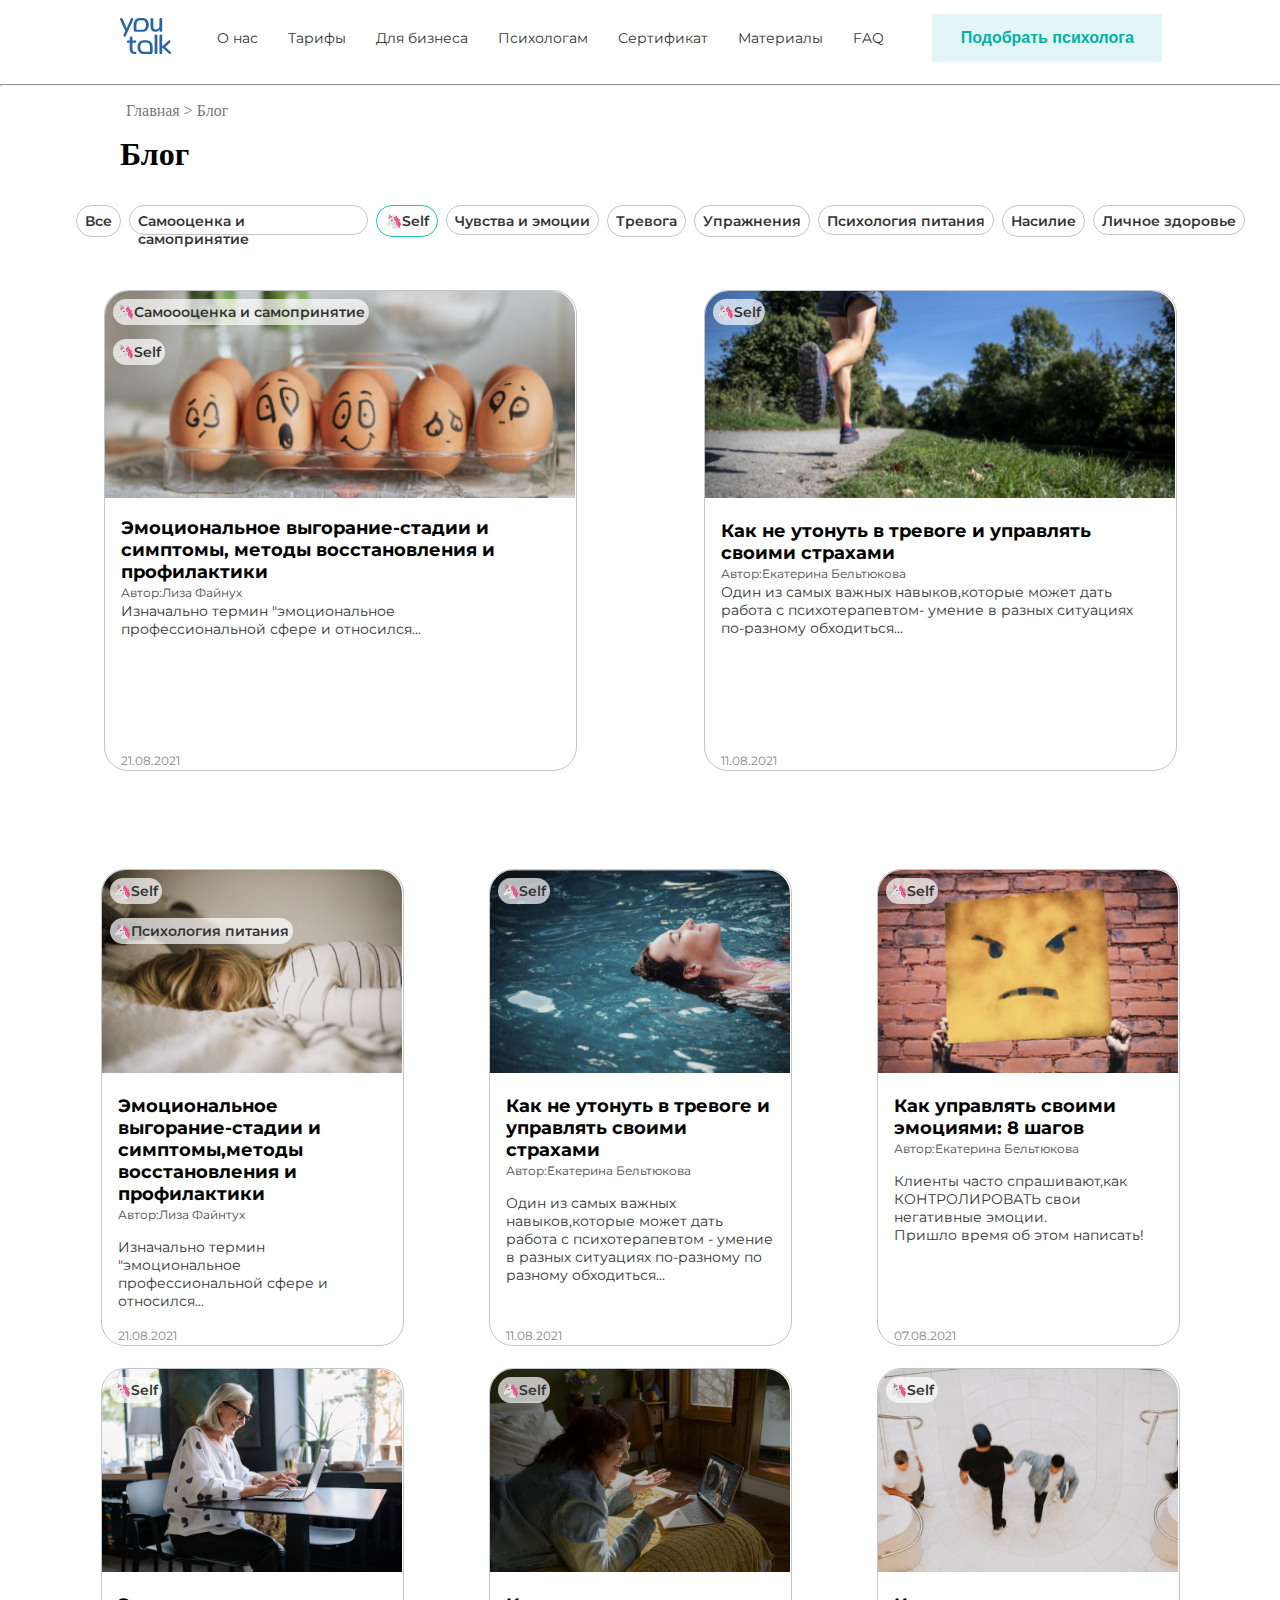
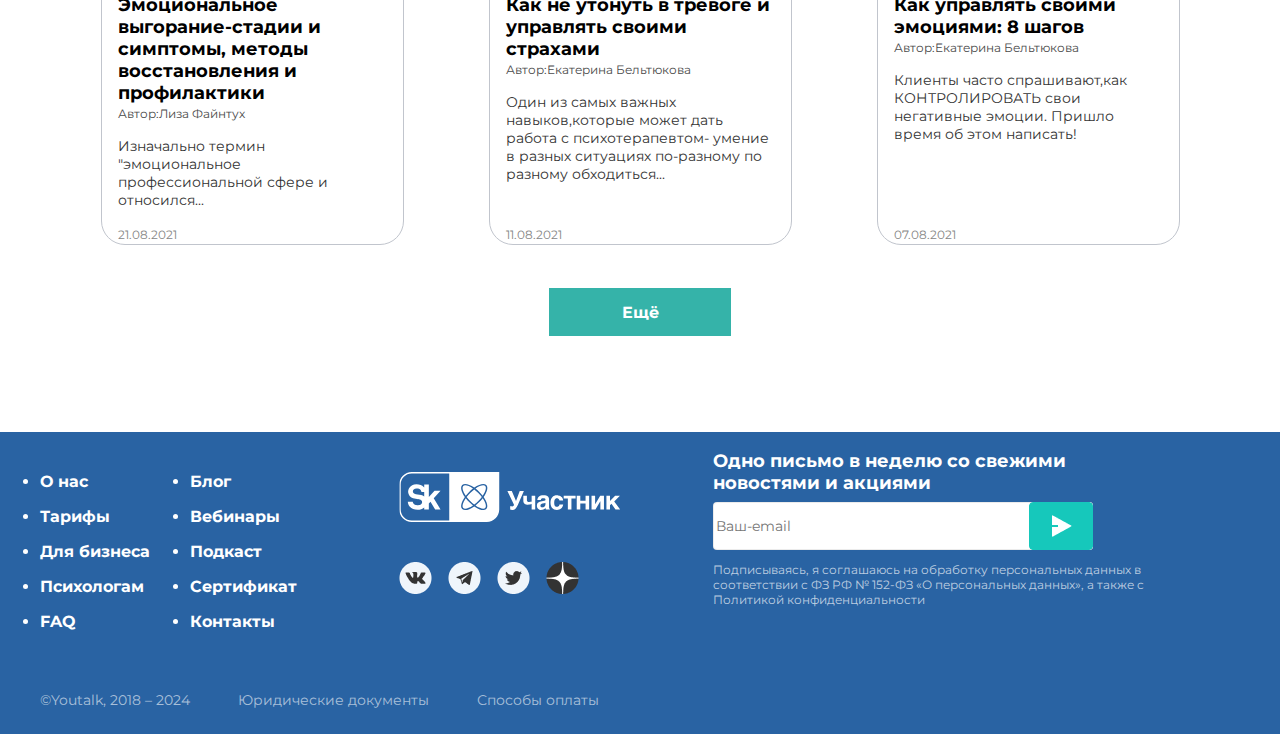
<file: index.html>
<!DOCTYPE html>
<html lang="ru" xmlns="http://www.w3.org/1999/html" xmlns="http://www.w3.org/1999/html"
      xmlns="http://www.w3.org/1999/html"></html>
<head>
    <meta  charset="utf-8" name="viewport" content="width=device-width, initial-scale=1">
    <title></title>
    <style>
        @import url('https://fonts.googleapis.com/css2?family=Montserrat:wght@500&display=swap');
    </style>
    <link rel="stylesheet" href="css/homepage.css">
</head>



<header class="header">

<div class="header__logo">
    <img  src='imgs/svg/logo.svg' alt="Логотип">
    </div>
        <div class="menu">
       <nav class="header__nav">
          <ul class="header__list">
             <li><a class="header__item" href='#'>О нас</a></li>
              <li><a class="header__item" href='#'>Тарифы</a></li>
              <li><a class="header__item"  href='#'>Для бизнеса</a></li>
              <li><a class="header__item" href='#'>Психологам</a></li>
              <li><a class="header__item" href='#'>Сертификат</a></li>
               <li><a class="header__item" href='#'>Материалы</a></li>
                <li><a class="header__item" href='#'>FAQ</a></li>
          </ul>
       </nav>

        </div>
    <div>
    <button class="help menu">Подобрать психолога</button>
    </div>

    <div class="burger-menu">&#9776;</div>

</header>
<hr>
<body>
<main>
    <p class="main__route">Главная > Блог</p>
    <h1 class="main__title">Блог</h1>

<!--<nav class="main__list" >-->
<!--    <div class="main__list_div">-->
    <ul class="main__nav">
    <li class="main__nav_item"><a class="border" href='#'>Все</a></li>
        <li class="main__nav_item"><a class="border border_long" href='#'><span class="main__nav_text">Самооценка и самопринятие</span></a></li>
    <li class="main__nav_item"><a class=" border main__self" href='#'><span>&#129412;Self</span></a></li>
    <li class="main__nav_item"><a class="border border_long main__item" href='#'><span class="main__nav_text">Чувства и эмоции</span></a></li>
    <li class="main__nav_item"><a class="border main__item" href='#'><span>Тревога</span></a></li>
    <li class="main__nav_item"><a class="border main__item" href='#'><span>Упражнения</span></a></li>
    <li class="main__nav_item"><a class="border border_long main__item" href='#'><span class="main__nav_text">Психология питания</span></a></li>
    <li class="main__nav_item"><a class="border main__item" href='#'><span>Насилие</span></a></li>
    <li class="main__nav_item"><a class="border border_long main__item" href='#'><span class="main__nav_text">Личное здоровье</span></a></li>
</ul>
<!--</div>-->
<!--</nav>-->

    <section class="hero">
      <figure class="hero__info">
          <img class="hero__img" src="imgs/png/eggs.png" alt="Разные яйца"><p class="hero__category">&#129412;Самоооценка и самопринятие</p><p class="hero__category2">&#129412;Self</p>
          <figcaption class="hero__fig"><h2 class="hero__title">Эмоциональное выгорание-стадии и симптомы, методы восстановления и профилактики</h2>
         <span class="hero__author"> Автор:Лиза Файнух</span>
          <p class="hero__content">Изначально термин "эмоциональное профессиональной сфере и относился...</p>

              <span class="hero__date">21.08.2021</span></figcaption>
      </figure>
        <figure class="hero__info">
            <img class="hero__img" src="imgs/png/running.png" alt="бег">
            <p class="hero__category">&#129412;Self</p>
            <figcaption class="hero__fig"><a class="hero__info_link" href="details.html"><p class="hero__title">Как не утонуть в тревоге и управлять своими страхами</p></a>
                <span class="hero__author"> Автор:Екатерина Бельтюкова</span>
                <p class="hero__content">Один из самых важных навыков,которые может дать работа с  психотерапевтом- умение в разных ситуациях по-разному обходиться...</p>

                <span class="hero__date">11.08.2021</span></figcaption>
        </figure>

    </section>
    <div class="hero2">

        <figure class="hero2__info "> <img class="hero2__img" src="imgs/png/depression.png" alt="апатия"> <p class="hero2__category">&#129412;Self</p>
            <p class="hero2__category2">&#129412;Психология питания</p>
            <figcaption class="hero2__fig"><p class="hero2__title">Эмоциональное выгорание-стадии и симптомы,методы восстановления и профилактики</p>
                <span class="hero__author"> Автор:Лиза Файнтух</span>
                <p class="hero2__content">Изначально термин "эмоциональное <br> профессиональной сфере и  относился...</p>

                <span class="hero2__date">21.08.2021</span>
            </figcaption>

        </figure>

        <figure class="hero2__info"> <img class="hero2__img" src="imgs/png/swimmingpool.png" alt="девушка в бассейне"><p class="hero2__category">&#129412;Self</p>
            <figcaption class="hero2__fig"><a class="hero__info_link" href="fears.html"><p class="hero2__title">Как не утонуть в тревоге  и управлять своими страхами</p></a>
                <span class="hero__author"> Автор:Екатерина Бельтюкова</span>
                <p class="hero2__content">Один из самых важных навыков,которые может дать работа с психотерапевтом - умение в разных ситуациях по-разному  по разному обходиться...</p>

                <span class="hero2__date">11.08.2021</span></figcaption>
        </figure>



        <figure class="hero2__info hero2__info_none ">
            <img class="hero2__img" src="imgs/png/angryface.png" alt="злая рожица на картонке"><p class="hero2__category">&#129412;Self</p>
            <figcaption class="hero2__fig">
                <p class="hero2__title"> Как управлять своими эмоциями: 8 шагов </p>
                <span class="hero__author"> Автор:Екатерина Бельтюкова</span>
                <p class="hero2__content">Клиенты часто спрашивают,как  <br> КОНТРОЛИРОВАТЬ свои негативные эмоции.<br> Пришло время об этом написать!</p>

                <span class="hero2__date">07.08.2021</span></figcaption>
        </figure>


        <figure class="hero2__info hero2__info_none"> <img class="hero2__img" src="imgs/png/working.png" alt="бабушка за пк"><p class="hero2__category">&#129412;Self</p>
            <figcaption class="hero2__fig" ><p class="hero2__title">Эмоциональное выгорание-стадии и симптомы, методы восстановления и профилактики</p>
                <span class="hero__author"> Автор:Лиза Файнтух</span>
                <p class="hero2__content">Изначально термин "эмоциональное  профессиональной сфере и  относился...</p>

                <span class="hero2__date">21.08.2021</span></figcaption>

        </figure>

        <figure class="hero2__info hero2__info_none"> <img class="hero2__img" src="imgs/png/chatting.png" alt="девушка в бассейне"><p class="hero2__category">&#129412;Self</p>
            <figcaption class="hero2__fig"><a class="hero__info_link" href="details.html"><p class="hero2__title">Как не утонуть в тревоге и управлять своими страхами</p></a>
                <span class="hero__author"> Автор:Екатерина Бельтюкова</span>
                <p class="hero2__content">Один из самых важных навыков,которые  может дать работа с  психотерапевтом- умение в разных ситуациях по-разному  по разному обходиться...</p>

                <span class="hero2__date">11.08.2021</span></figcaption>
        </figure>

        <figure class="hero2__info hero2__info_none">
            <img class="hero2__img" src="imgs/png/walking.png" alt="злая рожица на картонке"><p class="hero2__category">&#129412;Self</p>
            <figcaption class="hero2__fig"><p class="hero2__title"> Как управлять своими эмоциями: 8 шагов </p>
                <span class="hero__author"> Автор:Екатерина Бельтюкова</span>
                <p class="hero2__content">Клиенты часто спрашивают,как   КОНТРОЛИРОВАТЬ свои негативные эмоции. Пришло время об этом написать!</p>


                <span class="hero2__date">07.08.2021</span></figcaption>
        </figure>
</div>
    <br>

        <button class="hero2__button"><p>Ещё</p></button>

</main>
</body>
<footer>

    <div class="footer">

    <ul class="footer__list">
        <li class="footer__item">О нас</li>
        <li class="footer__item">Тарифы</li>
        <li class="footer__item">Для бизнеса</li>
        <li class="footer__item">Психологам</li>
        <li class="footer__item">FAQ</li>
    </ul>
        <ul class="footer__list">
            <li class="footer__item">Блог</li>
            <li class="footer__item">Вебинары</li>
            <li class="footer__item">Подкаст</li>
            <li class="footer__item">Сертификат</li>
            <li class="footer__item">Контакты</li>
        </ul>
<section class="footer__socials">
       <img class="footer__skolkovo" src="imgs/svg/skolkovo.svg" alt="член Сколково">
     <section class="footer__info">
    <img class="footer__media" src="imgs/png/vk.png">
    <img class="footer__media" src="imgs/png/tg.png">
    <img class="footer__media" src="imgs/png/twitter.png">
    <img class="footer__media" src="imgs/png/dzen.png">
    </section>
</section>
        <section class="footer__input">

<p class="footer__input_info">Одно письмо в неделю со свежими <br>новостями и акциями</p>
        <form>  <input class="footer__input_enter" placeholder="Ваш-email" >
            <button class="footer__button"></button>
            </form>
                <p class="footer__button_info">Подписываясь, я соглашаюсь на обработку персональных данных в соответствии с ФЗ РФ № 152-ФЗ «О персональных данных», а также с  Политикой конфиденциальности</p>


        </section>
    </div>
        <ul class="footer__links">
            <li class="footer__links_list">©Youtalk, 2018 – 2024</li>
            <li class="footer__links_list">Юридические документы</li>
            <li class="footer__links_list">Способы оплаты</li>
        </ul>


<!--    <hr class="footer__hr">-->



</footer>
</file>
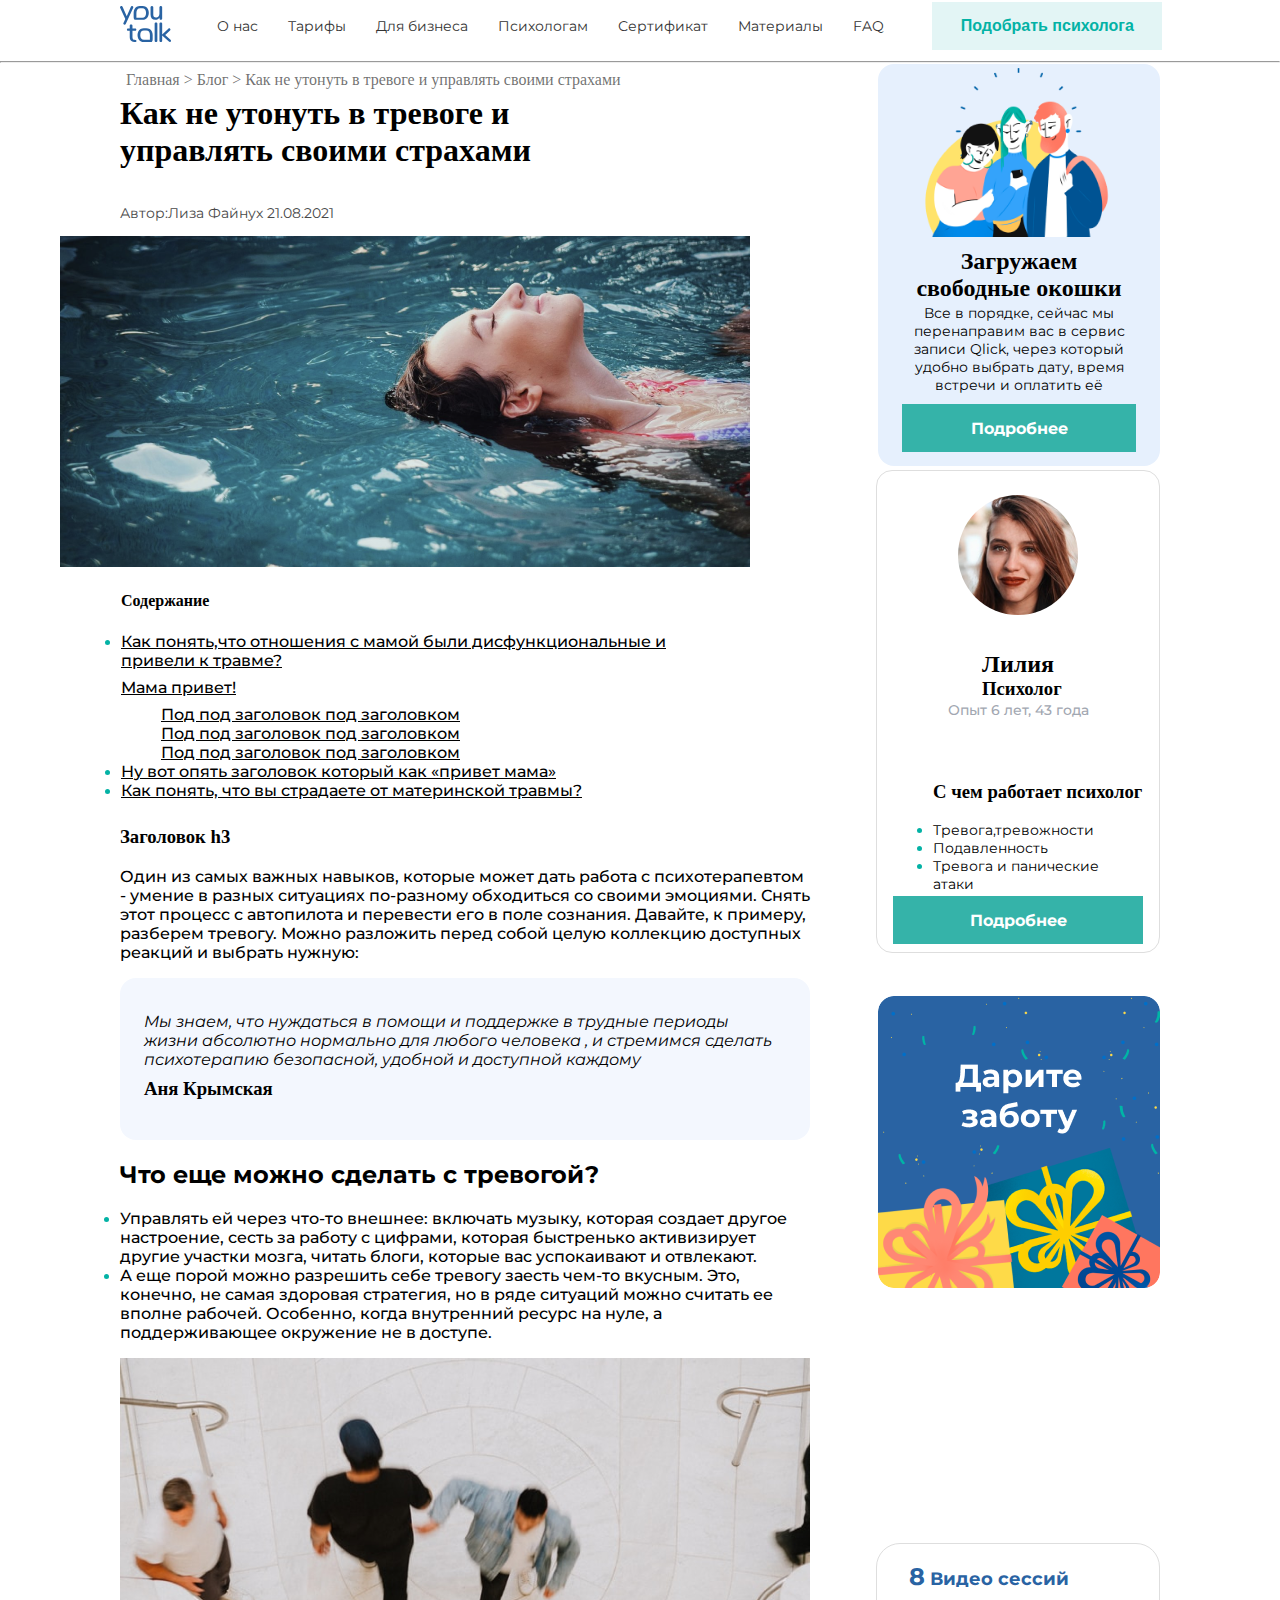
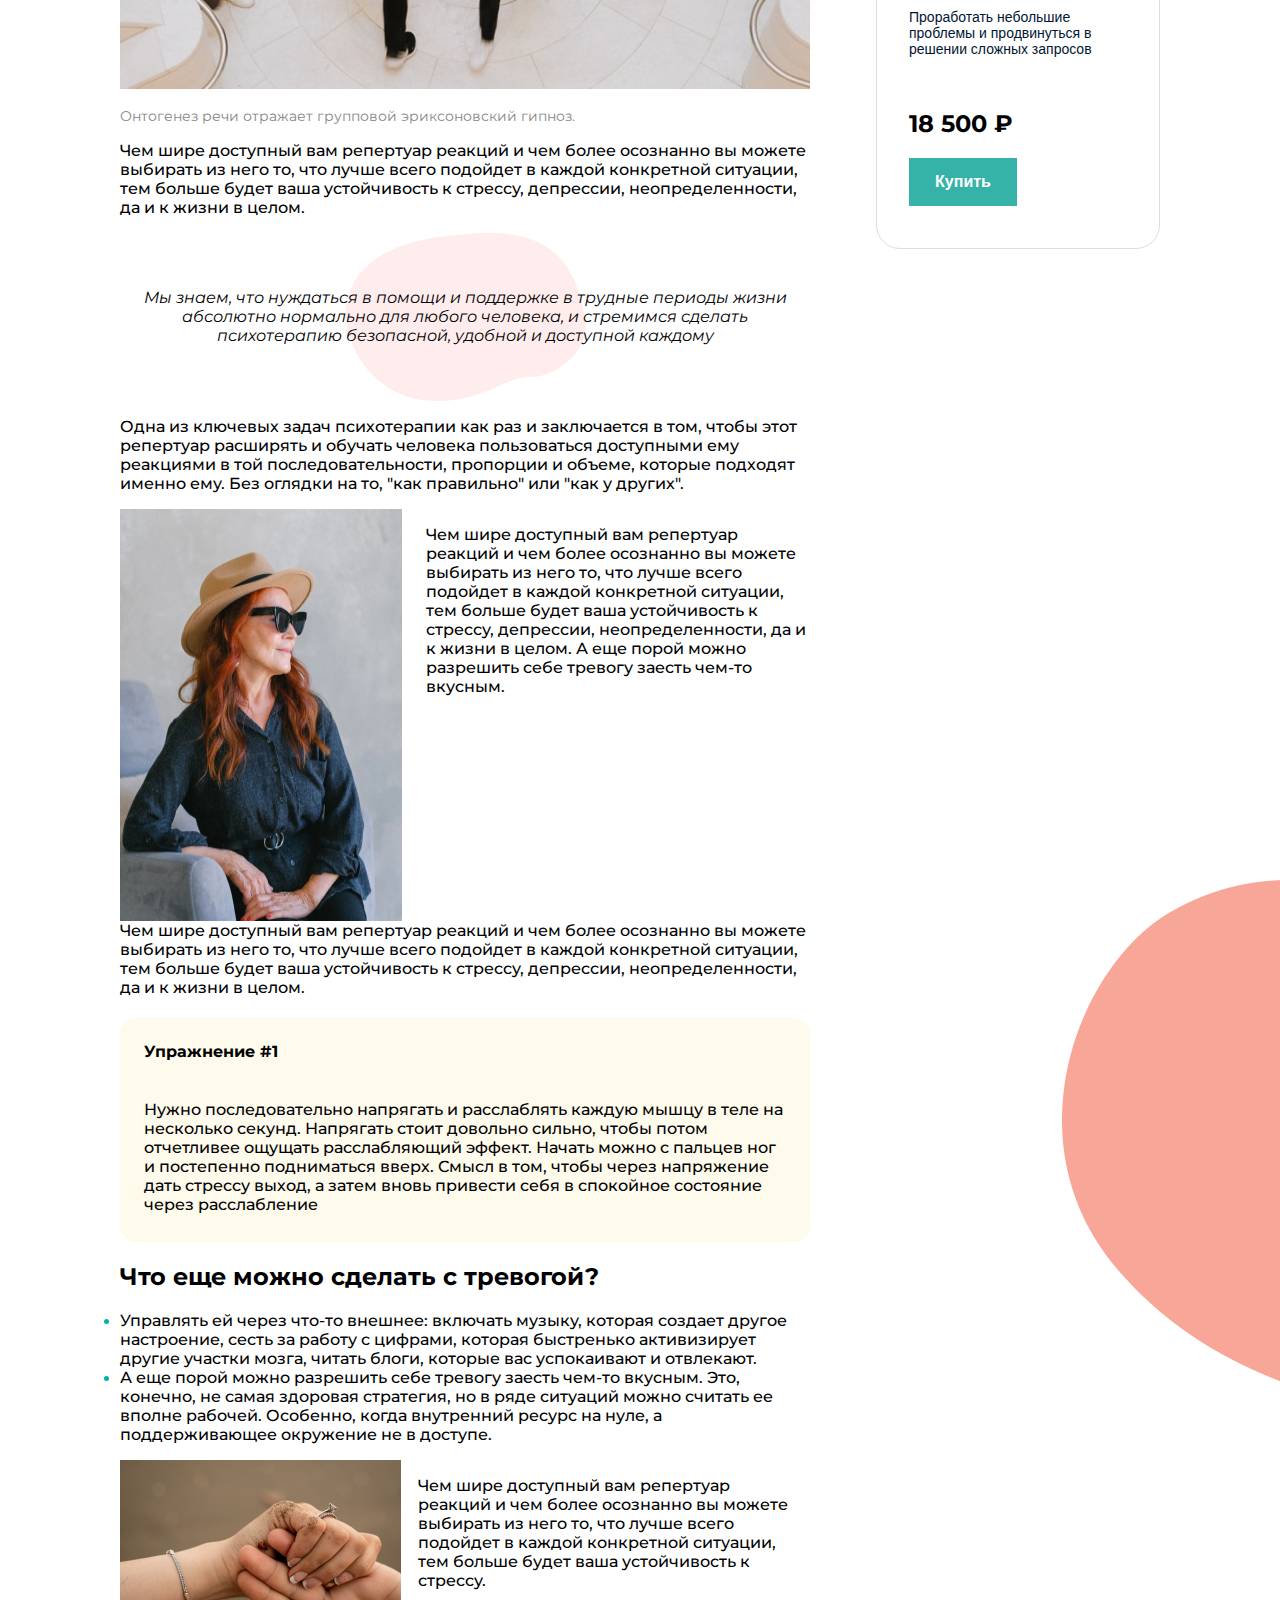
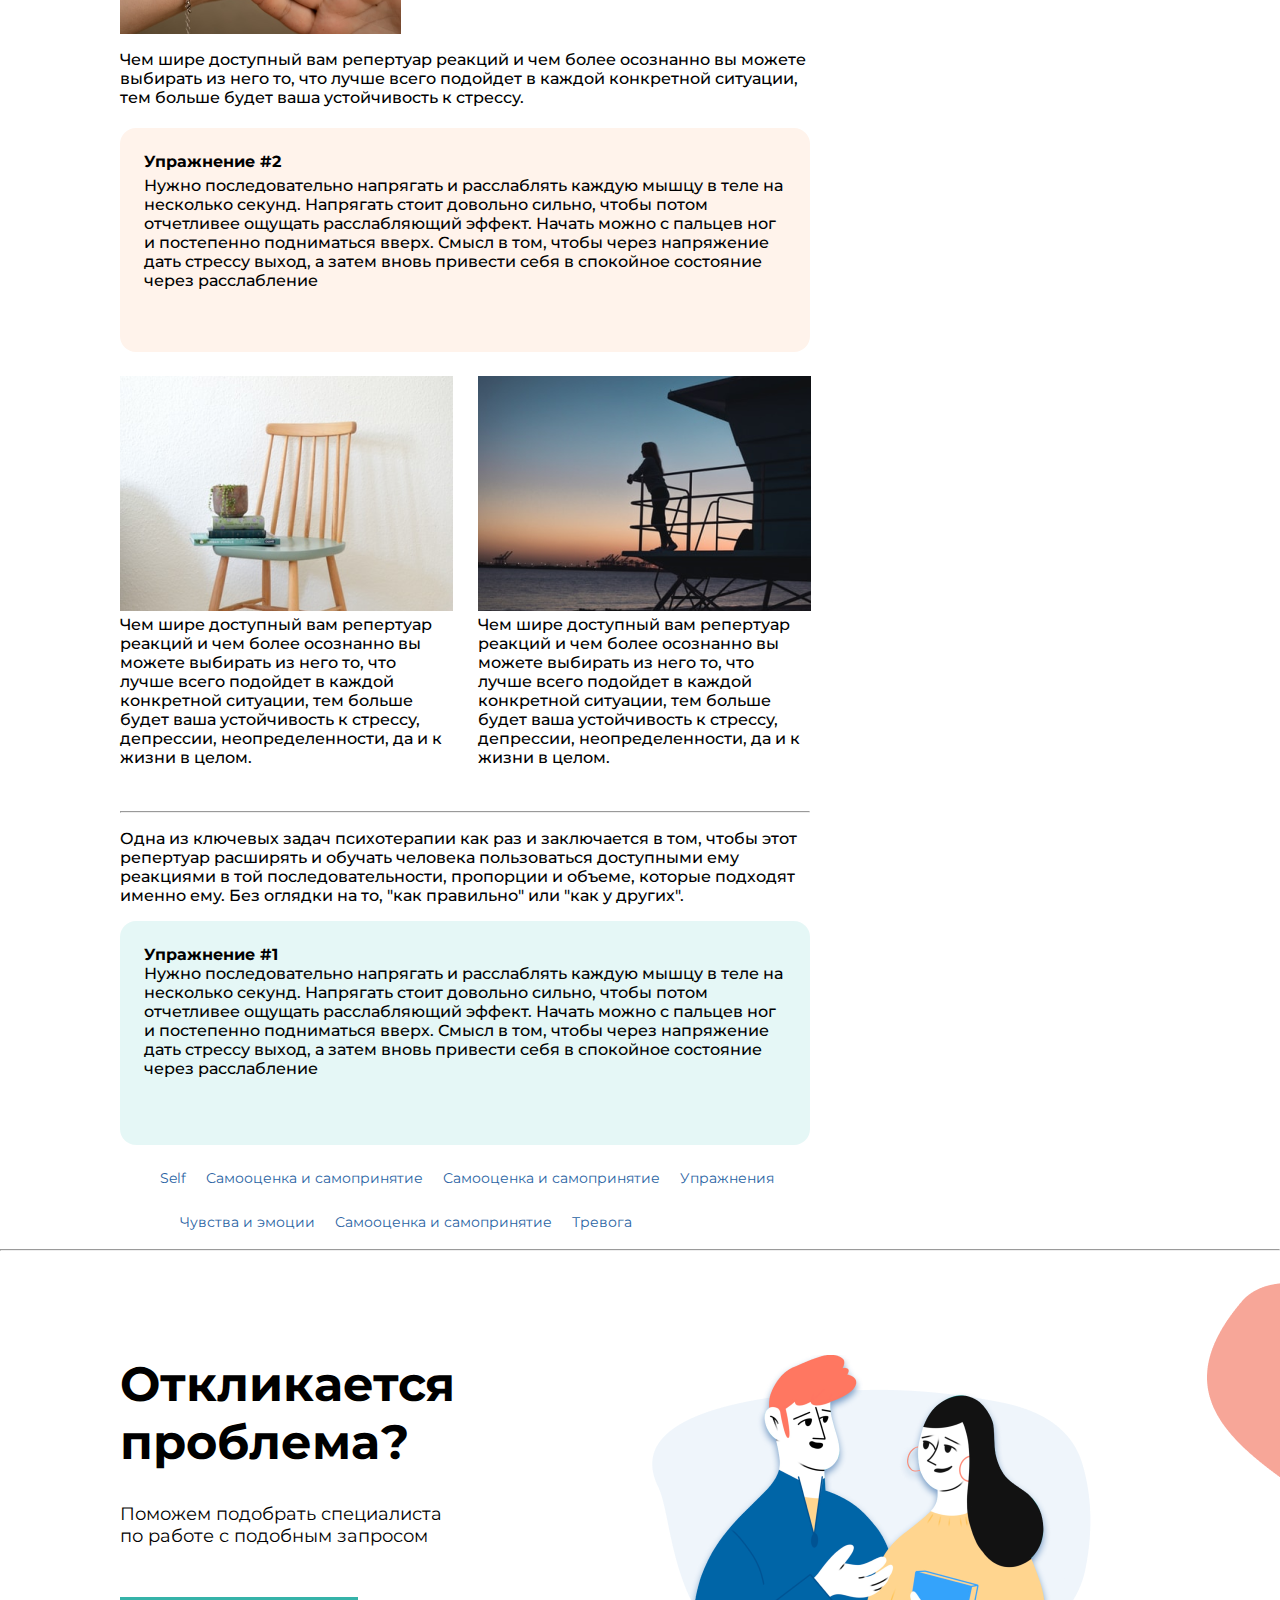
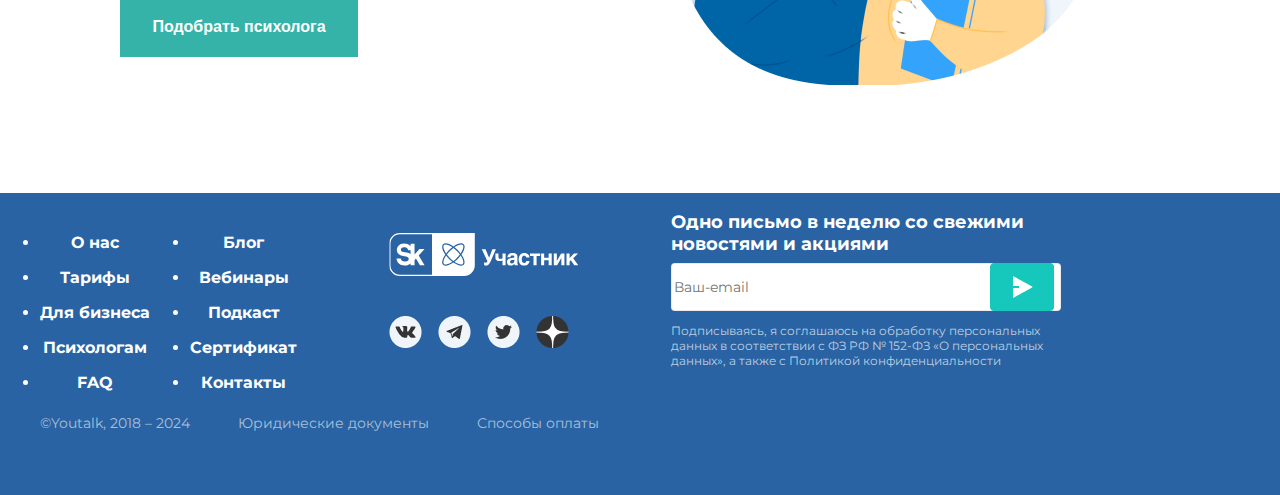
<file: details.html>
<!DOCTYPE html>
<html lang="ru" xmlns="http://www.w3.org/1999/html" xmlns="http://www.w3.org/1999/html"
      xmlns="http://www.w3.org/1999/html" xmlns="http://www.w3.org/1999/html" xmlns="http://www.w3.org/1999/html"></html>
<head>
    <meta name="viewport" content="width=device-width, initial-scale=1">
    <title>Details</title>
    <style>
        @import url('https://fonts.googleapis.com/css2?family=Montserrat:wght@500&display=swap');
    </style>
    <link rel="stylesheet" href="css/details.css">
</head>



<header class="header">

    <div class="header__logo">
        <img  src='imgs/svg/logo.svg' alt="Логотип">
    </div>
    <div class="menu">
        <nav class="header__nav">
            <ul class="header__list">
                <li><a class="header__item" href='#'>О нас</a></li>
                <li><a class="header__item" href='#'>Тарифы</a></li>
                <li><a class="header__item"  href='#'>Для бизнеса</a></li>
                <li><a class="header__item" href='#'>Психологам</a></li>
                <li><a class="header__item" href='#'>Сертификат</a></li>
                <li><a class="header__item" href='#'>Материалы</a></li>
                <li><a class="header__item" href='#'>FAQ</a></li>
            </ul>
        </nav>

    </div>
    <div>
        <button class="help menu">Подобрать психолога</button>
    </div>

    <div class="burger-menu">&#9776;</div>
</header>
<hr>
<body>
<main>
    <span class="main__route">Главная > Блог > Как не утонуть в тревоге и управлять своими страхами </span>
    <h1 class="main__title">Как не утонуть в тревоге и управлять своими страхами</h1>
<p class="main__author">Автор:Лиза Файнух 21.08.2021</p>
    <div class="main__payment"><figure class="main__payment_info"><img class="main__payment_img" src="imgs/png/group.png" alt="группа людей"><figcaption><h2 class="main__payment_title">Загружаем свободные окошки</h2><p class="main__payment_text">Все в порядке, сейчас мы перенаправим вас в сервис записи Qlick, через который удобно выбрать дату,  время встречи и оплатить её</p></figcaption>
        <button class="main__payment_button">Подробнее</button></figure></div>
<img  src="imgs/png/swimmingpool2.png" alt="девушка в бассейне" class="main__img" >
    <div class="main__psychologist">
<!--        <figure class="main__psychologist_info">-->
        <img class="main__psychologist_img" src="imgs/png/psychologist.png"><h2 class="main__psychologist_title">Лилия</h2><h3 class="main__psychologist_title2">Психолог</h3>
        <p class="main__psychologist_text">Опыт 6 лет, 43 года</p>
        <ul class="main__psychologist_ul">
    <h3 >С чем работает психолог</h3>
            <li class="main__psychologist_list"><span class="main__psychologist_list_info">Тревога,тревожности</span></li>
            <li class="main__psychologist_list"><span class="main__psychologist_list_info">Подавленность</span></li>
            <li class="main__psychologist_list"><span class="main__psychologist_list_info">Тревога и панические атаки</span></li>
        </ul>
      <button class="main__psychologist_button">Подробнее</button>
<!--    </figure>-->
    </div>
<ul class="main__nav">
    <h4>Содержание</h4>
    <li class="main__list"><span class="main__list_info">Как понять,что отношения с мамой были дисфункциональные и привели к травме?</span></li>
    <li class="main__list main__list_second">
       <span class="main__list_info">Мама привет!</span>
        <ul class="main__list_second">
    <li class="main__list"><span class="main__list_info main__list_info2">Под под заголовок под заголовком</span> </li>
    <li class="main__list"><span class="main__list_info main__list_info2">Под под заголовок под заголовком</span> </li>
    <li class="main__list"><span class="main__list_info main__list_info2">Под под заголовок под заголовком</span> </li>
    </ul>
    </li>
    <li class="main__list main__list_3"><span class="main__list_info main__list_info3 ">Ну вот опять заголовок который как «привет мама»</span> </li>
    <li class="main__list"><span class="main__list_info">Как понять, что вы страдаете от материнской травмы?</span> </li>
</ul>
    <div class="main__gifts"></div>
    <div class="hero">
<h3>Заголовок h3</h3>
    <p class="hero__text">
        Один из самых важных навыков, которые может дать работа с психотерапевтом - умение в разных ситуациях по-разному обходиться со своими эмоциями.  Снять этот процесс с автопилота и перевести его в поле сознания.
        Давайте, к примеру, разберем тревогу. Можно разложить перед собой целую коллекцию доступных реакций и выбрать нужную:</p>
        <div class="hero__text_quote"> <p class="hero__text_quote_info">Мы знаем, что нуждаться в помощи и поддержке в трудные периоды жизни абсолютно нормально для любого человека
            , и стремимся сделать психотерапию безопасной, удобной и доступной каждому</p>
            <h3 class="hero__text_quote_author">Аня Крымская</h3></div>
        <ul class="hero__info"><h2 class="hero__title">Что еще можно сделать с тревогой?</h2>
            <li class="hero__list"><span class="hero__list_info" >Управлять ей через что-то внешнее: включать музыку, которая создает другое настроение, сесть за работу с цифрами, которая быстренько активизирует другие участки мозга, читать блоги, которые вас успокаивают и отвлекают.</span></li>
            <li class="hero__list"><span class="hero__list_info">А еще порой можно разрешить себе тревогу заесть чем-то вкусным. Это, конечно, не самая здоровая стратегия,
                но в ряде ситуаций можно считать ее вполне рабочей. Особенно, когда внутренний ресурс на нуле, а поддерживающее окружение не в доступе.</span></li>
        </ul>

        <img  class="hero__img" src="imgs/png/walkingpeople.png" ><p class="hero__img_text">Онтогенез речи отражает групповой эриксоновский гипноз.</p>
        <div class="hero__8sessions"><p class="hero__8sessions_title"><span class="hero__8sessions_title_number">8</span> Видео сессий</p>
<!---->
            <p class="hero__8sessions_text">Проработать небольшие проблемы и продвинуться в решении сложных запросов</p>
            <h2 class="hero__8sessions_price">18 500 ₽ </h2>

        <button class="hero__8sessions_button">Купить</button>
                   </div>
        <p class="hero__text">Чем шире доступный вам репертуар реакций и чем более осознанно вы можете выбирать из него то, что лучше всего подойдет в каждой конкретной ситуации,
            тем больше будет ваша устойчивость к стрессу, депрессии, неопределенности, да и к жизни в целом.</p>
<div class="hero__quote">
    Мы знаем, что нуждаться в помощи и поддержке в трудные периоды жизни абсолютно нормально для любого человека, и стремимся сделать психотерапию безопасной, удобной и доступной каждому
</div>
        <p class="hero__text">Одна из ключевых задач психотерапии как раз и заключается в том, чтобы этот репертуар расширять и обучать человека пользоваться доступными ему реакциями в той последовательности, пропорции и объеме, которые подходят именно ему.
            Без оглядки на то, "как правильно" или "как у других".</p>
        <figure class="hero__advice" ><img class="hero__advice_img" src="imgs/png/woman.png" alt="женщина в шляпе"><figcaption><p class="hero__advice_text">Чем шире доступный вам репертуар реакций и чем более осознанно вы можете выбирать из него то, что лучше всего подойдет в каждой конкретной ситуации, тем больше будет ваша устойчивость к стрессу, депрессии, неопределенности, да и к жизни в целом.
          А еще порой можно разрешить себе тревогу заесть чем-то вкусным. </p></figcaption></figure>
        <span class="hero__text_task1">Чем шире доступный вам репертуар реакций и чем более осознанно вы можете выбирать из него то, что лучше всего подойдет в каждой конкретной ситуации, тем больше будет ваша устойчивость к стрессу, депрессии, неопределенности, да и к жизни в целом.</span>
        <div  class="hero__circle"> <img  src="imgs/png/circlehalf.png"></div>
        <div class="hero__task1"><h4 class="hero__task1_title">Упражнение #1</h4><br><p class="hero__task1_text">Нужно последовательно напрягать и расслаблять каждую мышцу в теле на несколько секунд.
            Напрягать стоит довольно сильно, чтобы потом отчетливее ощущать расслабляющий эффект. Начать можно с пальцев ног и постепенно подниматься вверх. Смысл в том, чтобы через напряжение дать стрессу выход,
            а затем вновь привести себя в спокойное состояние через расслабление</p></div>
        <ul class="hero__info"><h2 class="hero__title">Что еще можно сделать с тревогой?</h2>
            <li class="hero__list"><span class="hero__list_info" >Управлять ей через что-то внешнее: включать музыку, которая создает другое настроение, сесть за работу с цифрами, которая быстренько активизирует другие участки мозга, читать блоги, которые вас успокаивают и отвлекают.</span></li>
            <li class="hero__list"><span class="hero__list_info">А еще порой можно разрешить себе тревогу заесть чем-то вкусным. Это, конечно, не самая здоровая стратегия, но в ряде ситуаций можно считать ее вполне рабочей. Особенно, когда внутренний ресурс на нуле, а поддерживающее окружение не в доступе.</span></li>
        </ul>
        <figure class="hero__advice2"><img class="hero__advice2_img" src="imgs/png/hands.png" alt="руки"><figcaption><p class="hero__advice2_text">Чем шире доступный вам репертуар реакций и чем более осознанно вы можете выбирать из него то,
            что лучше всего подойдет в каждой конкретной ситуации, тем больше будет ваша устойчивость к стрессу.</p></figcaption></figure><p class="hero__advice2_info">Чем шире доступный вам репертуар реакций и чем более осознанно вы можете выбирать из него то,
        что лучше всего подойдет в каждой конкретной ситуации, тем больше будет ваша устойчивость к стрессу.</p>
        <div class="hero__task2"><h4 class="hero__task2_title">Упражнение #2</h4><p class="hero__task2_text">Нужно последовательно напрягать и расслаблять каждую мышцу в теле на несколько секунд.
            Напрягать стоит довольно сильно, чтобы потом отчетливее ощущать расслабляющий эффект. Начать можно с пальцев ног и постепенно подниматься вверх. Смысл в том, чтобы через напряжение дать стрессу выход,
            а затем вновь привести себя в спокойное состояние через расслабление</p></div>
        <div class="hero__advices"><figure class="hero__advice3"><img class="hero__advice3_img" src="imgs/png/chair.png"><figcaption class="hero__advice3_text">Чем шире доступный вам репертуар реакций и чем более осознанно вы можете выбирать из него то,
            что лучше всего подойдет в каждой конкретной ситуации, тем больше будет ваша устойчивость к стрессу, депрессии, неопределенности, да и к жизни в целом.</figcaption></figure>
            <figure class="hero__advice4" ><img class="hero__advice4_img" src="imgs/png/sunset.png"><figcaption class="hero__advice4_text">Чем шире доступный вам репертуар реакций и чем более осознанно вы можете выбирать из него то,
                что лучше всего подойдет в каждой конкретной ситуации, тем больше будет ваша устойчивость к стрессу, депрессии, неопределенности, да и к жизни в целом.</figcaption></figure></div>
 <hr class="hero__text_task_line">
        <p class="hero__text_task">Одна из ключевых задач психотерапии как раз и заключается в том, чтобы этот репертуар расширять и обучать человека пользоваться доступными ему реакциями в той последовательности, пропорции и объеме,
            которые подходят именно ему. Без оглядки на то, "как правильно" или "как у других".</p>
        <div class="hero__reaction_task"><h3 class="hero__reaction_task_title">Упражнение #1</h3>
            <p class="hero__reaction_task_text">Нужно последовательно напрягать и расслаблять каждую мышцу в теле на несколько секунд.
            Напрягать стоит довольно сильно, чтобы потом отчетливее ощущать расслабляющий эффект. Начать можно с пальцев ног и постепенно подниматься вверх.
            Смысл в том, чтобы через напряжение дать стрессу выход, а затем вновь привести себя в спокойное состояние через расслабление</p></div>
        <nav class="hero__nav_bottom">
            <ul  class="hero__list_bottom">
                <li class="hero__item_bottom "><a class="hero__item_bottom_link" href="#">Self</a></li>
                <li class="hero__item_bottom"><a class="hero__item_bottom_link"  href="#">Самооценка и самопринятие</a></li>
                <li class="hero__item_bottom"><a class="hero__item_bottom_link" href="#">Самооценка и самопринятие</a></li>
                <li class="hero__item_bottom"><a class="hero__item_bottom_link" href="#">Упражнения</li>
            </ul>
                <ul class="hero__list_bottom">
                <li class="hero__item_bottom " ><a class="hero__item_bottom_link" href="#">Чувства и эмоции</a></li>
                <li class="hero__item_bottom"><a class="hero__item_bottom_link" href="#">Самооценка и самопринятие</a></li>
                <li class="hero__item_bottom"><a class="hero__item_bottom_link" href="#">Тревога</a></li>
            </ul>
        </nav>
    </div>
    <hr class="main__help_hr">
<div class="main__help">
    <div class='main__img_comfort'><img  src="imgs/png/comfort.png"></div>
    <div class="main__img_smolblop"><img src="imgs/png/smolblop.png"></div>
    <div class="main_psychologist_help"><h1 class="main__psychologist_help_title">Откликается проблема?</h1>
        <p class="main_psychologist_help_text">Поможем подобрать специалиста <br>по работе с подобным запросом</p>
        <button class="main_psychologist_help_button">Подобрать психолога</button>

    </div>

</div>
</main>
</body>
<footer>


        <ul class="footer__list">
            <li class="footer__item">О нас</li>
            <li class="footer__item">Тарифы</li>
            <li class="footer__item">Для бизнеса</li>
            <li class="footer__item">Психологам</li>
            <li class="footer__item">FAQ</li>
        </ul>
        <ul class="footer__list">
            <li class="footer__item">Блог</li>
            <li class="footer__item">Вебинары</li>
            <li class="footer__item">Подкаст</li>
            <li class="footer__item">Сертификат</li>
            <li class="footer__item">Контакты</li>
        </ul>

        <div class="footer__socials">
            <img class="footer__skolkovo" src="imgs/svg/skolkovo.svg" alt="член Сколково">
            <section class="footer__info">
                <img class="footer__media" src="imgs/png/vk.png">
                <img class="footer__media" src="imgs/png/tg.png">
                <img class="footer__media" src="imgs/png/twitter.png">
                <img class="footer__media" src="imgs/png/dzen.png">
            </section>
        </div>
        <section class="footer__input">

            <p class="footer__input_info">Одно письмо в неделю со свежими <br>новостями и акциями</p>
            <input class="footer__input_enter" placeholder="Ваш-email" >
            <button class="footer__button"></button>
            <p class="footer__button_info">Подписываясь, я соглашаюсь на обработку персональных данных в соответствии с ФЗ РФ № 152-ФЗ «О персональных данных», а также с  Политикой конфиденциальности</p>


        </section>




        <ul class="footer__links">
            <li class="footer__links_list">©Youtalk, 2018 – 2024</li>
            <li class="footer__links_list">Юридические документы</li>
            <li class="footer__links_list">Способы оплаты</li>
        </ul>


</footer>
</file>
<file: css/homepage.css>
body{
margin:0;
}
/***/
/*{*/
/*    outline: 1px solid red;*/
/*}*/
/*body,header,footer,html*/
/*{*/
/*    overflow-x: hidden;*/

/*}*/
/*.hero__info,.hero2__info,.footer,nav,.border,.main__item,.main__self,.hero,.hero2,.main__nav,.footer__input_enter{*/
/*    overflow: hidden;*/
/*}*/
@media screen and (max-width:1920px) and (min-width: 415px) {
    .main {
        @media screen and (max-width: 1440px) {
            max-width: 1440px;
        }
    }

    header {
        display: flex;
        flex-direction: row;
        min-height: 76px;
        align-items: center;
        justify-content: space-between;
        padding-left: 120px;
        padding-right: 120px;
    }

    .header__list {
        margin: 0;
        padding: 0;
        list-style: none;
        display: flex;
        flex-direction: row;
        gap: 30px;
        justify-items: start;
        white-space: nowrap;

    }

    .header__item {

        color: #333333;
        max-width: 43px;
        height: 16px;
        font-family: Montserrat, sans-serif;
        font-size: 14px;
        font-weight: normal;
        text-decoration: none;

    }

    .help {
        border: none;
        font-size: 16px;
        font-weight: bold;
        margin: 1%;
        background-color: #E3F5F5;
        color: #03B2A5;
        min-width: 230px;
        height: 48px;
    }

    button:hover {
        cursor: pointer;
    }

    .main__route {
        max-width: 110px;
        color: rgba(51, 51, 51, 0.7);
        margin-left: 126px;
        font-weight: 400;

    }

    .main__title {
        display: flex;
        margin-left: 120px;
        margin-top: 6px;
        margin-right: 1190px;
    }

    .burger-menu {
        font-size: 1.5em;
        cursor: pointer;
        display: none; /* Изначально скрываем бургер-меню */
    }

    .main__list {
        max-width: 1281px;
        margin-left: 10px;
        max-height: 36px;
        /*white-space: nowrap;*/
        /*display:flex;*/
        /*flex-direction:row;*/
        /*justify-content: center;*/
    }

    .main__list_div {
        max-width: 1181px;
        margin-left: 10px;
    }

    .main__nav
    {
        /*margin-left: 120px;*/
        /*margin-right: 139px;*/
        max-width: 1181px;
        margin-top:32px;
        list-style: none;
        display:flex;
        margin-left: auto;
        margin-right: auto;
        flex-direction: row;
        gap:8px;
        justify-content:center;
        /*white-space: nowrap;*/
       /*flex-wrap: wrap;*/
       /* word-wrap: normal;*/
        /*overflow-x: hidden;*/
    }
    .main__nav_item {
        /*white-space: nowrap;*/
        /*word-wrap: normal;*/
    }

    .main__nav_text {
        padding: 0;
        height: 16px;
        /*white-space: nowrap;*/
    }

    .border{
        display: flex;
       padding:6px 8px ;
        align-items: flex-start;
        border:1px solid #C1C5CD;
        border-radius: 24px;
        font-family:Montserrat,sans-serif;
        font-style: normal;
        text-decoration: none;
        color: #333;
        font-size:14px;
        font-weight: 600;
         /*height: 16px;*/
        /*min-width: 67px;*/
        max-width: 221px;
        /*white-space: nowrap;*/
        align-self: center;
    }
    .border_long {
        /*min-width: 160px;*/
    }

    .main__self {
        border: 1px solid #16C8BB;
    }

    .hero__info {
        position: relative;
        border-radius: 24px;
        border: 1px solid #C1C5CD;
        max-width: 558px;
        margin-right: 0;
        margin-left: 0;
        margin-top: 20px;
        margin-bottom: 0;
        height: 479px;
        /*margin:0;*/
        padding: 0;


    }

    .hero__text {
        position: relative;

    }

    .hero__img {
        max-width: 471px;
        border-top-left-radius: 24px;
        border-top-right-radius: 24px;
    }

    .hero__category {
        position: absolute;
        top: 8px;
        left: 8px;
        margin: 0;
        border-radius: 24px;
        background-color: rgba(255, 255, 255, 0.7);
        color: #333;
        padding: 4px;
        font-family: Montserrat, sans-serif;
        font-size: 14px;
        font-style: normal;
        font-weight: 600;
    }

    .hero__category2 {
        position: absolute;
        top: 48px;
        left: 8px;
        margin: 0;

        border-radius: 24px;
        background-color: rgba(255, 255, 255, 0.7);
        color: #333;
        padding: 4px;
        font-family: Montserrat, sans-serif;
        font-size: 14px;
        font-style: normal;
        font-weight: 600;
    }

    .hero__content {
        margin-top: 0;

    }

    .hero {
        /*margin: 0 0 0 0;*/
        display: flex;
        max-width: 1200px;
        margin-left: auto;
        margin-top: 33px;
        /*gap: 40px;*/
        margin-right: auto;
        justify-content: space-around;
        /*    align-items: flex-start;*/
        position: relative;
        height: 600px;


    }

    .hero__fig {
        max-width: 451px;
    }

    .hero__title {
        font-family: Montserrat, sans-serif;
        font-size: 18px;
        font-style: normal;
        font-weight: 700;
        margin-left: 16px;
        margin-right: 16px;
        padding: 0;
        margin-bottom: 0;
        max-width: 451px;
        flex-wrap: wrap;
    }

    .hero__content {
        font-family: Montserrat, sans-serif;
        font-size: 14px;
        font-style: normal;
        font-weight: 400;
        margin-left: 16px;
        margin-right: 16px;
        color: #333;
        max-width: 451px;
        height: 40px;
        flex-wrap: wrap;

    }

    .hero__author {
        font-family: Montserrat, sans-serif;
        font-size: 12px;
        font-style: normal;
        font-weight: 400;
        line-height: 18px;
        margin-left: 16px;
        margin-right: 16px;
        padding: 0;
        color: #494949;
    }

    .hero__date {

        color: #868686;
        font-family: Montserrat, sans-serif;
        font-size: 12px;
        font-style: normal;
        font-weight: 400;
        position: absolute;
        bottom: 2px;
        justify-content: start;
        margin-left: 16px;
    }
    .hero2__date {

        color: #868686;
        font-family: Montserrat, sans-serif;
        font-size: 12px;
        font-style: normal;
        font-weight: 400;
        position: absolute;
        bottom: 2px;
        justify-content: start;
        margin-left: 16px;
    }

    .main_img {
        align-items: flex-start;
    }

    .hero2 {
        display: grid;
        grid-template-rows:repeat(2, 475px);
        grid-template-columns: repeat(3, 364px);
        position: relative;
        max-width: 1200px;
        margin-left: auto;
        margin-right: auto;
        align-items: center;
        justify-items: center;
        justify-content: center;
        padding: 0;
        gap: 24px;
        height: 1000px;

    }

    .hero2__fig {
        max-width: 351px;
    }

    .hero2__info {
        border-radius: 24px;
        position: relative;
        border: 1px solid #C1C5CD;
        max-width: 301px;
        height: 475px;
        margin: 24px;
        padding: 0;
    }

    .hero2__info1 {
        border-radius: 24px;
        position: relative;
        border: 1px solid #C1C5CD;
        width: 384px;
        height: 475px;
        margin: 24px;
        padding: 0;
        grid-column: 1;
        grid-row: 1;
    }
    .hero2__title {
        font-family: Montserrat, sans-serif;
        font-size: 18px;
        font-style: normal;
        font-weight: 700;
        margin-left: 16px;
        margin-right: 16px;
        max-width: 281px;
        margin-bottom: 0;
        flex-wrap: wrap;
    }
    .hero2__category {
        position: absolute;
        top: 8px;
        left: 8px;
        margin: 0;
        border-radius: 24px;
        background-color: rgba(255, 255, 255, 0.7);
        color: #333;
        padding: 4px;
        font-family: Montserrat, sans-serif;
        font-size: 14px;
        font-style: normal;
        font-weight: 600;
    }


    .hero2__category2 {
        position: absolute;
        top: 48px;
        left: 8px;
        margin: 0;

        border-radius: 24px;
        background-color: rgba(255, 255, 255, 0.7);
        color: #333;
        padding: 4px;
        font-family: Montserrat, sans-serif;
        font-size: 14px;
        font-style: normal;
        font-weight: 600;
    }

    .hero2__img {
        max-width: 301px;
        border-top-left-radius: 24px;
        border-top-right-radius: 24px;
    }

    .hero2__content {
        font-family: Montserrat, sans-serif;
        font-size: 14px;
        font-style: normal;
        font-weight: 400;
        margin-left: 16px;
        margin-right: 16px;
        color: #333;
        max-width: 291px;

        flex-wrap: wrap;
    }

    .hero2__button {
        display: flex;
        min-width: 182px;
        height: 48px;
        background-color: #35B3A9;
        color: white;
        border: 0;
        font-family: Montserrat, sans-serif;
        font-size: 16px;
        font-style: normal;
        font-weight: 700;
        justify-content: center;
        align-items: center;
        margin-left: auto;
        margin-right: auto;
        margin-bottom: 96px;

    }

    .bottom_button {
        position: absolute;
        top: 56px;
        margin-top: 56px;
        display: flex;
        justify-content: center;
        margin-bottom: 96px;
    }

    footer {
        min-height: 302px;
        max-width: 1920px;
        background-color: #2963A3;
    }

    .footer__list {
        display: flex;
        flex-direction: column;
        align-items: flex-start;
        gap: 16px;
        margin-top: 40px;
    }

    .footer {
        display: flex;
        position: relative;
    }

    .footer__socials {
        margin-left: 10px;
    }

    .footer__skolkovo {
        display: flex;
        justify-content: start;
        margin-left: 92px;
        margin-top: 40px;
    }

    .footer__media {

        display: flex;


        justify-content: start;


    }

    .footer__info {
        display: flex;
        flex-direction: row;
        align-items: start;
        margin-left: 92px;
        margin-top: 40px;
        gap: 16px;
    }

    .footer__item {
        color: white;
        font-family: Montserrat, sans-serif;
        font-size: 16px;
        font-style: normal;
        font-weight: 700;
    }

    .footer__input {
        margin-left: 92px;
        z-index: 0;
        max-width: 486px;
    }

    .footer__input_info {
        color: white;
        font-family: Montserrat, sans-serif;
        font-size: 18px;
        font-style: normal;
        font-weight: 700;
        margin-bottom: 8px;
    }

    .footer__input_enter {
        width: 374px;
        height: 44px;
        border-radius: 4px;
        border: 1px solid rgba(157, 157, 157, 20%);
        font-family: Montserrat, sans-serif;
        font-size: 14px;
        font-style: normal;
        font-weight: 400;
        position: relative;

    }

    form {
        position: relative;
    }

    .footer__button {
        display: inline-flex;
        position: absolute;
        left: 316px;
        border-radius: 4px;
        justify-content: center;
        width: 64px;
        height: 48px;
        background-image: url("../imgs/png/footerbutton.png");
        /*background:#16C8BB;*/
        z-index: 1;
        border: 0;
        padding: 0;
        margin: 0;

    }


    .footer__button_info {
        color: rgba(255, 255, 255, 0.7);
        font-family: Montserrat, sans-serif;
        font-size: 12px;
        font-style: normal;
        font-weight: 400;
        max-width: 486px;
        flex-wrap: wrap;
    }

    .footer__links {
        display: inline-flex;
        gap: 48px;
        list-style-type: none;
        color: rgba(255, 255, 255, 0.6);
        font-family: Montserrat, sans-serif;
        font-size: 14px;
        font-style: normal;
        font-weight: 400;
        position:relative;
        top:30px;
    }

    .hero__info_link {
        text-decoration: none;
        color: black;

    }
}
@media screen and (max-width: 1024px)
and (min-width: 415px)/*для средних экранов*/

{
    /*body{*/
    /*    margin:0;*/
    /*    overflow-x: hidden;*/
    /*}*/
    header {
        display: flex;
        flex-direction: row;
        min-height: 76px;
        align-items: center;
        justify-content:space-between;
        padding-left:32px ;
        padding-right:32px ;
    }

    .header__list {
        margin:0;
        padding: 0;
        list-style: none;
        display: flex;
        flex-direction: row;
        gap:16px;
        justify-items: start;
        white-space: nowrap;
        flex-wrap: wrap;

    }

    .header__item{

        color:#333333;
        width: 43px;
        height: 16px;
        font-family:Montserrat,sans-serif;
        font-size: 14px;
        font-weight: normal;
        text-decoration: none;

    }
    .help
    {
        border: none;
        font-size:16px;
        font-weight: bold;

        background-color:#E3F5F5;
        color:#03B2A5;
        width:230px;
        height:48px;
    }
    .main__route
    {
        width: 110px;
        height:18px;
        color:rgba(51,51,51,0.7);
        margin-left: 32px;
        font-weight: 400;

    }

    .main__title
    {
        margin-left: 33px;
        margin-top: 1px;
        /*margin-right: 859px;*/
    }
    .burger-menu {
        font-size: 1.5em;
        cursor: pointer;
        display: none; /* Изначально скрываем бургер-меню */
    }

    .main__nav
    {
        margin-left: 32px;
        margin-right: 58px;
        margin-top:32px;
        list-style: none;
        display: flex;
        flex-direction: row;
        gap:8px;
        justify-content: start;
        max-width: 934px;
        height: 74px;
        flex-wrap: wrap;
    }
    .hero
    {
        display: flex;
        max-width: 960px;
        margin-top: 23px;
        margin-right: 32px;
        margin-left: 32px;
        justify-content: center;
        position: relative;


    }
    .hero__fig
    {
       max-width: 438px;
       /*height: 240px;*/
    }
    .hero__title
    {
        font-family: Montserrat,sans-serif;
        font-size: 18px;
        font-style: normal;
        font-weight: 700;
        margin-left: 16px;
        margin-right: 16px;
        max-width: 696px;
        flex-wrap: wrap;
    }
    .hero__content
    {
        font-family: Montserrat,sans-serif;
        font-size: 14px;
        font-style: normal;
        font-weight: 400;
        margin-left: 16px;
        margin-right: 16px;
        color:#333;
        max-width: 436px;
        height: 40px;
        flex-wrap: wrap;
    }
    .hero__author
    {
        font-family: Montserrat,sans-serif;
        font-size: 12px;
        font-style: normal;
        font-weight: 400;
        line-height: 18px;
        margin-left: 16px;
        margin-right: 16px;
        padding: 0;
        color: #494949;
    }
    .hero__date
    {

        color: #868686;
        font-family: Montserrat,sans-serif;
        font-size: 12px;
        font-style: normal;
        font-weight: 400;

        justify-content: start;
        margin-left: 16px;
    }
    .hero__img
    {
        border-top-left-radius: 24px;
        border-top-right-radius: 24px;
        max-width: 408px;
        height: 260px;
    }
    .hero__info
    {
        position: relative;
        border-radius: 24px;
        border:1px solid #C1C5CD;
        max-width: 408px;
        height: 499px;
        margin: 24px;

    }
    .hero2
    {
        display:grid;
        grid-template-columns:repeat(3,254px) ;
        grid-template-rows:repeat(2,1fr) ;
        margin-top: 23px;
        margin-right: 32px;
        margin-left: 32px;
        max-width: 960px;
        position: relative;
        height: 1100px;
        gap:48px;
        

    }
    .hero2__fig
    {
        max-width: 304px;
        /*height: 253px;*/
    }
    .hero2__title
    {
        font-family: Montserrat,sans-serif;
        font-size: 18px;
        font-style: normal;
        font-weight: 700;
        margin-left: 16px;
        margin-right: 16px;
        max-width: 272px;
        flex-wrap: wrap;
    }
    .hero2__content
    {
        font-family: Montserrat,sans-serif;
        font-size: 14px;
        font-style: normal;
        font-weight: 400;
        margin-left: 16px;
        margin-right: 16px;
        color:#333;
        max-width: 272px;

        flex-wrap: wrap;
    }
    .hero2__author
    {
        font-family: Montserrat,sans-serif;
        font-size: 12px;
        font-style: normal;
        font-weight: 400;
        line-height: 18px;
        margin-left: 16px;
        margin-right: 16px;
        color: #494949;
        padding: 0;

    }
    .hero__date
    {

        color: #868686;
        font-family: Montserrat,sans-serif;
        font-size: 12px;
        font-style: normal;
        font-weight: 400;


        margin-left: 16px;
    }
    .hero2__date
    {

        color: #868686;
        font-family: Montserrat,sans-serif;
        font-size: 12px;
        font-style: normal;
        font-weight: 400;



    }
    .hero2__img
    {
        border-top-left-radius: 24px;
        border-top-right-radius: 24px;
        width: 264px;
        height: 206px;
    }
    .hero2__info
    {
        position: relative;
        border-radius: 24px;
        border:1px solid #C1C5CD;
        max-width: 264px;
        height: 458px;
        margin-top: 24px;
        margin-left: 0;
        margin-right: 0;


    }
    .hero2__button
    {
        margin-top: 25px;
    }
    footer
    {
        display: flex;
        max-width: 1024px;
        /*height: 400px;*/
        position: relative;
        background:#2963A3;
        overflow-x: hidden;
    }

    .footer
    {
        display: flex;
        max-width: 1000px;
        position: relative;
        background-color:#2963A3;

    }
    .footer__socials{
        /*margin-left: 290px;*/
        margin-right: -10px;
        height: 122px;
        /*position: relative;*/
        /*margin-right: 0;*/
        /*left: 300px;*/
        max-width: 240px;
    }
    .footer__skolkovo
    {
        display: flex;
        max-width: 221px;
        justify-content: start;
        margin-left: 0;
        /*margin-left: 92px;*/
        /*margin-top: 40px;*/

    }
    .footer__media
    {
        display: flex;
        /*margin-left: 0;*/

        justify-content: start;
    }
    .footer__info
    {
        display: flex;
        flex-direction: row;
        align-items: start;
        margin-left: 0;
        margin-top:20px ;
        gap: 16px;
    }
    .footer__item
    {
        color:white;
        font-family: Montserrat,sans-serif;
        font-size:16px;
        font-style: normal;
        font-weight: 700;
    }
    .footer__input
    {
        margin-left: 10px;
        position: relative;
        right: 0;
        /*left: 10px;*/
        margin-right: 0;
        height: 170px;
        margin-top: 10px;
        max-width: 450px;
    }
    .footer__input_info
    {
        color:white;
        font-family: Montserrat,sans-serif;
        font-size: 18px;
        font-style: normal;
        font-weight: 700;
        margin-bottom: 8px;
        /*max-width: 450px;*/
    }
    .footer__input_enter
    {
        /*min-width: 384px;*/
        /*height:44px;*/
        border-radius: 4px;
        border: 1px solid rgba(157,157,157,20%);
        font-family: Montserrat,sans-serif;
        font-size: 14px;
        font-style: normal;
        font-weight: 400;

    }

    .footer__button
    {
        display: inline-flex;
        position:absolute;

        width: 64px;
        height: 48px;
        background-image:url("../imgs/png/footerbutton.png");
        border: 0;
        padding: 0;
        margin: 0;

    }


    .footer__button_info
    {
        color:rgba(255,255,255,0.7);
        font-family: Montserrat,sans-serif;
        font-size: 12px;
        font-style: normal;
        font-weight: 400;
        width: 486px;
        flex-wrap: wrap;
    }
    .footer__links
    {
        display: inline-flex;
        gap: 48px;
        list-style-type: none;
        color:rgba(255,255,255,0.6);
        font-family: Montserrat,sans-serif;
        font-size: 14px;
        font-style: normal;
        font-weight: 400;
        position: absolute;
        top:250px;
        /*bottom: 0;*/

    }
    .footer__socials
    {
position: absolute;
        display: flex;
        flex-direction: column;
        justify-self: flex-end;
        left: 760px;


    }
    .footer__list
    {
        height: 184px;
    }
}

@media screen and (max-width: 768px)
and (min-width: 415px)
{
    /*для ipad mini*/
    .menu {
        display: none;

    }

    .burger-menu {
        display: flex;
        color: #03B2A5;

        padding: 0;

    }

    .burger-menu.active {
        display: none;
    }

    body {

    }

    header {
        display: flex;
        flex-direction: row;
        align-items: center;
        justify-content: space-between;
        max-width: 768px;
    }

    .header__logo {
        margin-left: 20px;

        padding: 0;
    }

    .main__nav {
        margin-left: 20px;
        margin-right: 115px;
        margin-top: 32px;
        list-style: none;
        display: flex;
        flex-direction: row;
        gap: 8px;
        justify-content: start;
        min-width: 633px;
        /*height: 132px;*/
        flex-wrap: wrap;
    }
    .main__item
    {
      max-height: 32px;
    }


    .main__route {
        max-width: 110px;
        height: 18px;
        color: rgba(51, 51, 51, 0.7);
        margin-left: 20px;
        font-weight: 400;

    }

    .main__title {
        display: flex;
        margin-left: 21px;
        margin-top: 40px;
        margin-right: 620px;
        font-family: Montserratm, sans-serif;
        font-size: 48px;
        font-style: normal;
        font-weight: 700;
    }

    .hero {
        display: flex;
        flex-direction: column;
        align-items: center;
        justify-content: center;
        right: auto;
        margin-top: 0;
        /*margin-top: 357px;*/
        left: auto;
        padding: 0;
        /*margin: 0;*/
        /*position: relative;*/
        max-width: 728px;
        height: 1100px;


    }

    .hero__img {
        border-top-left-radius: 24px;
        border-top-right-radius: 24px;
         max-width: 728px;
        max-height: 404px;
    }

    .hero__title {
        font-family: Montserrat, sans-serif;
        font-size: 18px;
        font-style: normal;
        font-weight: 700;
        margin-left: 16px;
        margin-right: 16px;
        max-width: 696px;
        flex-wrap: wrap;
    }

    .hero__content {
        font-family: Montserrat, sans-serif;
        font-size: 14px;
        font-style: normal;
        font-weight: 400;
        margin-left: 16px;
        margin-right: 16px;
        color: #333;
        width: 606px;
        max-height: 80px;
        flex-wrap: wrap;
        /*overflow-y: hidden;*/
    }

    .hero__author {
        font-family: Montserrat, sans-serif;
        font-size: 12px;
        font-style: normal;
        font-weight: 400;
        line-height: 18px;
        margin-left: 16px;
        margin-right: 16px;
        padding: 0;
        color: #494949;
    }

    .hero__date {

        color: #868686;
        font-family: Montserrat, sans-serif;
        font-size: 12px;
        font-style: normal;
        font-weight: 400;

        justify-content: start;
        margin-left: 16px;
    }

    .hero__info {

        position: relative;
        border-radius: 24px;
        border: 1px solid #C1C5CD;
        max-width: 728px;
        height: 599px;
        /*margin-left: 21px;*/
        /*margin-right: 19px;*/
        padding: 0;


    }

    .hero2 {
        display: grid;
        grid-template-columns:repeat(2, 352px);
        grid-template-rows:repeat(2, 446px);
        max-width: 728px;
        /*margin-top: 350px;*/
        position: relative;
        margin-right: 19px;
        margin-left: 21px;
        gap: 24px;
        height: 1500px;

    }

    .hero2__line {
        display: flex;
        gap: 24px;
    }

    .hero2__info {
        position: relative;

        border-radius: 24px;
        border: 1px solid #C1C5CD;
        width: 352px;
        height: 446px;
        margin-top: 24px;
        padding: 0;
        margin-right: 0;
        margin-left: 0;


    }

    .hero2__img {
        border-top-left-radius: 24px;
        border-top-right-radius: 24px;
        max-width: 352px;
        height: 206px;
    }

    footer {

        max-width: 768px;
        height: 454px;
        background-color: #2963A3;
        position: relative;
        /*margin-top: 320px;*/
    }

    .footer {

        width: 768px;
        height: 454px;
        background-color: #2963A3;
        position: relative;
    }

    .footer__skolkovo {
        display: flex;
        position: relative;
        width: 221px;
        justify-content: start;
        margin-left: 92px;
        margin-top: 20px;

    }

    .footer__media {

        display: flex;


        justify-content: start;


    }

    .footer__info {
        display: flex;
        flex-direction: row;
        align-items: start;
        margin-left: 92px;
        margin-top: 40px;
        gap: 16px;
    }

    .footer__item {
        color: white;
        font-family: Montserrat, sans-serif;
        font-size: 16px;
        font-style: normal;
        font-weight: 700;
    }

    .footer__input {
        margin-left: 21px;


    }

    form {
        position: relative;
    }

    .footer__input_info {
        color: white;
        font-family: Montserrat, sans-serif;
        font-size: 18px;
        font-style: normal;
        font-weight: 700;
        margin-bottom: 8px;
        position: relative;
        left: 0;

    }

    .footer__input_enter {
        max-width: 384px;
        height: 44px;
        border-radius: 4px;
        border: 1px solid rgba(157, 157, 157, 20%);
        font-family: Montserrat, sans-serif;
        font-size: 14px;
        font-style: normal;
        font-weight: 400;
        position: relative;

    }

    .footer__button {
        display: inline-flex;
        position: absolute;
        max-width: 64px;
        height: 48px;
        background-image: url("../imgs/png/footerbutton.png");

        border: 0;
        padding: 0;
        margin: 0;

    }


    .footer__button_info {
        color: rgba(255, 255, 255, 0.7);
        font-family: Montserrat, sans-serif;
        font-size: 12px;
        font-style: normal;
        font-weight: 400;
        width: 384px;
        flex-wrap: wrap;
    }

    .footer__links {
        display: inline-flex;
        gap: 44px;
        list-style-type: none;
        color: rgba(255, 255, 255, 0.6);
        font-family: Montserrat, sans-serif;
        font-size: 14px;
        font-style: normal;
        font-weight: 400;
        position: absolute;
        top:400px;

    }

    .footer__socials {
        position: absolute;
        bottom: 87px;
        left: -20px;
        margin: 0;
    }

    .footer__hr {
        position: absolute;
        bottom: 50px;
    }
}

@media  screen and (max-width: 414px){ /*iphone 11 pro max*/

    .menu
    {
        display: none;

    }
    .burger-menu
    {
        display: flex;
        color:#03B2A5;

        padding: 0;
        position: absolute;

        left: 350px;

    }
    .burger-menu.active
    {
        display: none;
    }
    body{

    }
    header {
        display: flex;
        flex-direction: row;
        height: 72px;
        align-items: center;
        justify-content:space-between;
        max-width: 414px;
    }
    .header__logo
    {
        margin-left:5px;
        margin-bottom: -10px;
        padding: 0;
    }
    .main__nav {
        list-style: none;
        display: flex;
        gap: 8px;
        padding: 3px 0;
        overflow: scroll hidden;
    }

    .border {
        display: flex;
        justify-content: center;
        align-items: center;
        width: max-content;
        padding: 6px 8px;
        border: 1px solid #C1C5CD;
        border-radius: 24px;
        font: 600 14px/1em Montserrat, sans-serif;
        text-decoration: none;
        color: #333;
    }
    .main__self
    {
        border: 1px solid #16C8BB;
    }
    /*.main__item*/
    /*{*/
    /*    display: none;*/
    /*}*/
    .main__route
    {
        max-width: 110px;
        height:18px;
        color:rgba(51,51,51,0.7);
        margin-left: 20px;
        font-weight: 400;

    }

    .main__title
    {
        margin-left: 20px;
        margin-top: 32px;
        width: 124px;
        margin-right: 310px;
    }
    .hero__category {
        position: absolute;
        top: 8px;
        left: 8px;
        margin: 0;
        border-radius: 24px;
        background-color: rgba(255, 255, 255, 0.7);
        color: #333;
        padding: 4px;
        font-family: Montserrat, sans-serif;
        font-size: 14px;
        font-style: normal;
        font-weight: 600;
    }

    .hero__category2 {
        position: absolute;
        top: 48px;
        left: 8px;
        margin: 0;

        border-radius: 24px;
        background-color: rgba(255, 255, 255, 0.7);
        color: #333;
        padding: 4px;
        font-family: Montserrat, sans-serif;
        font-size: 14px;
        font-style: normal;
        font-weight: 600;
    }
    .hero2__category {
        position: absolute;
        top: 8px;
        left: 8px;
        margin: 0;
        border-radius: 24px;
        background-color: rgba(255, 255, 255, 0.7);
        color: #333;
        padding: 4px;
        font-family: Montserrat, sans-serif;
        font-size: 14px;
        font-style: normal;
        font-weight: 600;
    }


    .hero2__category2 {
        position: absolute;
        top: 48px;
        left: 8px;
        margin: 0;

        border-radius: 24px;
        background-color: rgba(255, 255, 255, 0.7);
        color: #333;
        padding: 4px;
        font-family: Montserrat, sans-serif;
        font-size: 14px;
        font-style: normal;
        font-weight: 600;
    }
    .hero
    {
        display: flex;
        flex-direction: column;
        align-items: center;
        justify-content: center;
        right: 19px;
        left: 15px;
        padding: 0;
        margin:0 ;
        position: relative;
        max-width: 374px;
        height: 1000px;
    }
    .hero__info_link {
        text-decoration: none;
        color: black;

    }
    .hero__info
    {
        position: relative;
        border-radius: 24px;
        border:1px solid #DEDEDE;
        width: 372px;
        height: 466px;
        margin-left: 19px;
        margin-right: 19px;
        padding: 0;
    }
    .hero__img
    {
        border-top-left-radius: 24px;
        border-top-right-radius: 24px;
        width: 374px;
        height:206px;
    }

    .hero__title
    {
        font-family: Montserrat,sans-serif;
        font-size: 18px;
        font-style: normal;
        font-weight: 700;
        margin-left: 16px;
        margin-right: 16px;
        width: 330px;
        flex-wrap: wrap;
    }
    .hero__content
    {
        font-family: Montserrat,sans-serif;
        font-size: 14px;
        font-style: normal;
        font-weight: 400;
        margin-left: 16px;
        margin-right: 16px;
        color:#333;
        width: 342px;
        height: 70px;
        flex-wrap: wrap;
    }
    .hero__author
    {
        font-family: Montserrat,sans-serif;
        font-size: 12px;
        font-style: normal;
        font-weight: 400;
        line-height: 18px;
        margin-left: 16px;
        margin-right: 16px;
        padding: 0;
        color: #494949;
    }
    .hero__date
    {

        color: #868686;
        font-family: Montserrat,sans-serif;
        font-size: 12px;
        font-style: normal;
        font-weight: 400;

        justify-content: start;
        margin-left: 16px;
    }
    .hero2__info_none
    {
        display: none;
    }
    .hero2
    {
        display: flex;
        flex-direction: column;
        max-width: 374px;
        position: relative;
        margin-right: 19px;
        margin-left: 21px;
         padding: 0;
        gap: 8px;
        height: 1000px;


    }
    .hero2__button {
        display: flex;
        min-width: 182px;
        height: 48px;
        background-color: #35B3A9;
        color: white;
        border: 0;
        font-family: Montserrat, sans-serif;
        font-size: 16px;
        font-style: normal;
        font-weight: 700;
        justify-content: center;
        align-items: center;
        margin-left: auto;
        margin-right: auto;
        margin-bottom: 96px;

    }
    .hero2__date {

        color: #868686;
        font-family: Montserrat, sans-serif;
        font-size: 12px;
        font-style: normal;
        font-weight: 400;
        position: absolute;
        bottom: 2px;
        justify-content: start;
        margin-left: 16px;
    }
    .hero2__line
    {
        display: flex;
        gap:24px;
    }
    .hero2__info
    {
        position: relative;

        border-radius: 24px;
        border:1px solid #C1C5CD;
        max-width: 374px;
        height: 466px;
        margin-top: 24px;
        padding: 0;
        margin-right:20px;
        margin-left: 10px;


    }
    .hero2__img
    {
        border-top-left-radius: 24px;
        border-top-right-radius: 24px;
        width: 374px;
        height: 206px;
    }
    .hero2__fig
    {
        width: 304px;
        height: 253px;
    }
    .hero2__title
    {
        font-family: Montserrat,sans-serif;
        font-size: 18px;
        font-style: normal;
        font-weight: 700;
        margin-left: 16px;
        margin-right: 16px;
        width: 332px;
        flex-wrap: wrap;
    }
    .hero2__content
    {
        font-family: Montserrat,sans-serif;
        font-size: 14px;
        font-style: normal;
        font-weight: 400;
        margin-left: 16px;
        margin-right: 16px;
        color:#333;
        width: 272px;

        flex-wrap: wrap;
    }
    .hero2__author
    {
        font-family: Montserrat,sans-serif;
        font-size: 12px;
        font-style: normal;
        font-weight: 400;
        line-height: 18px;
        margin-left: 16px;
        margin-right: 16px;
        color: #494949;
        padding: 0;

    }
    footer
    {
        /*position: absolute;*/
        max-width: 414px;
        /*overflow-x: hidden;*/
        display: flex;
        height: 746px;
        background: #2963A3;
        position: relative;
        /*overflow-x: hidden;*/
    }
    .footer
    {
        /*height: 600px;*/
        max-width: 414px;
        height: 454px;
        display: flex;
        position: relative;
        background-color:#2963A3;


    }
    .footer__list
    {
        display: flex;
        flex-direction: column;
        align-items: flex-start;
        gap: 16px;
        margin-top: 40px;
        list-style-type: none;
        width: 150px;
        margin-right: 100px;
        height: 184px;
        white-space: nowrap;
    }

    .footer__skolkovo
    {
        display: flex;
        width: 221px;
        justify-content: start;
        margin-left: 92px;
        margin-top: 40px;


    }
    .footer__media
    {

        display: flex;



        margin: 0;
        justify-content: start;


    }

    .footer__info
    {
        display: flex;
        flex-direction: row;
        align-items: start;
        margin-left: 92px;
        margin-top:40px ;
        gap: 16px;
    }
    .footer__item
    {
        color:white;
        font-family: Montserrat,sans-serif;
        font-size:16px;
        font-style: normal;
        font-weight: 700;
    }
    .footer__input
    {

        position: relative;
        top:242px;
        left: -460px;
        width: 375px;
        margin: 0;
    }
    .form
    {
        position: relative;
    }
    .footer__input_info
    {
        color:white;
        font-family: Montserrat,sans-serif;
        font-size: 18px;
        font-style: normal;
        font-weight: 700;
        margin-bottom: 8px;
        position: relative;
        left: 0;

    }
    .footer__input_enter
    {
        width: 375px;
        height:44px;
        border-radius: 4px;
        border: 1px solid rgba(157,157,157,20%);
        font-family: Montserrat,sans-serif;
        font-size: 14px;
        font-style: normal;
        font-weight: 400;
        position: relative;

    }

    .footer__button
    {
        display:flex;
        position:absolute;
        top:70px;
        left: 318px;
        width: 64px;
        height: 48px;
        border-radius: 4px;
        background-image:url("../imgs/png/footerbutton.png");
        border: 0;
        padding: 0;
        margin: 0;

    }


    .footer__button_info
    {
        color:rgba(255,255,255,0.7);
        font-family: Montserrat,sans-serif;
        font-size: 12px;
        font-style: normal;
        font-weight: 400;
        width: 375px;
        height: 72px;

    }
    .footer__socials
    {
        position: absolute;

        top:435px;
        height: 300px;
        left: -40px;
        margin:  0;
        max-width: 221px;
    }
    .footer__links
    {
        display: inline-flex;
        flex-direction: column;
        gap: 20px;
        list-style-type: none;
        color:rgba(255,255,255,0.6);
        font-family: Montserrat,sans-serif;
        font-size: 14px;
        font-style: normal;
        font-weight: 400;
        position: absolute;

        top:624px;

    }
    .footer__hr
    {
        position: absolute;
        bottom:100px;
    }
}
@media screen and (max-width: 320px)
{
    .menu
    {
        display: none;

    }
    .burger-menu
    {
        display: flex;
        color:#03B2A5;

        padding: 0;
        position: absolute;

        left: 272px;

    }
    .burger-menu.active
    {
        display: none;
    }
    header {
        display: flex;
        flex-direction: row;
        height: 46px;
        align-items: center;
        justify-content:space-between;
        max-width: 414px;
    }
    .header__logo
    {
        margin-left:5px;
        margin-bottom: -10px;
        padding: 0;
    }
    .main__nav {
        list-style: none;
        display: flex;
        gap: 8px;
        padding: 3px 0;
        overflow: scroll hidden;
    }

    .border {
        display: flex;
        justify-content: center;
        align-items: center;
        width: max-content;
        padding: 6px 8px;
        border: 1px solid #C1C5CD;
        border-radius: 24px;
        font: 600 14px/1em Montserrat, sans-serif;
        text-decoration: none;
        color: #333;
    }
    .main__route
    {
        max-width: 110px;
        height:18px;
        color:rgba(51,51,51,0.7);
        margin-left: 20px;
        font-weight: 400;

    }

    .main__title
    {
        margin-left: 20px;
        margin-top: 32px;
        margin-right: 310px;
    }
    .hero
    {
        display: flex;
        flex-direction: column;
        align-items: center;
        justify-content: center;
        right: 19px;
        left: 15px;
        padding: 0;
        margin:0 ;
        position: relative;
        max-width: 288px;
        height: 1000px;
    }
    .hero__info
    {
        position: relative;
        border-radius: 24px;
        border:1px solid #C1C5CD;
        width: 284px;
        height: 494px;
        margin-top: 0;
        margin-left: 21px;
        margin-right: 19px;
        padding: 0;
    }
    .hero__img
    {
        border-top-left-radius: 24px;
        border-top-right-radius: 24px;
        width: 288px;
        height:206px;
    }

    .hero__title
    {
        font-family: Montserrat,sans-serif;
        font-size: 18px;
        font-style: normal;
        font-weight: 700;
        margin-left: 16px;
        margin-right: 16px;
        width: 256px;
        flex-wrap: wrap;
    }
    .hero__content
    {
        font-family: Montserrat,sans-serif;
        font-size: 14px;
        font-style: normal;
        font-weight: 400;
        margin-left: 16px;
        margin-right: 16px;
        color:#333;
        width: 256px;
        height: 80px;
        flex-wrap: wrap;
    }
    .hero__author
    {
        font-family: Montserrat,sans-serif;
        font-size: 12px;
        font-style: normal;
        font-weight: 400;
        line-height: 18px;
        margin-left: 16px;
        margin-right: 16px;
        padding: 0;
        color: #494949;
    }
    .hero__date
    {

        color: #868686;
        font-family: Montserrat,sans-serif;
        font-size: 12px;
        font-style: normal;
        font-weight: 400;
        margin-top: 32px;
        justify-content: start;
        margin-left: 16px;
    }
    .hero2__info_none
    {
        display: none;
    }
    .hero2
    {
        display: flex;
        flex-direction: column;
        max-width:288px;
        position: relative;
        margin-right: auto;
        margin-left: auto;
        padding: 0;
        /*margin-top: -200px;*/
        gap: 4px;
        height: 1050px;


    }
    .hero2__line
    {
        display: flex;
        gap:24px;
    }
    .hero2__info
    {
        position: relative;

        border-radius: 24px;
        border:1px solid #C1C5CD;
        max-width: 288px;
        height: 484px;
        margin-top: 24px;
        padding: 0;
        margin-right:auto;
        margin-left: auto;


    }
    .hero2__img
    {
        border-top-left-radius: 24px;
        border-top-right-radius: 24px;
        max-width: 288px;
        height: 206px;
    }
    .hero2__fig
    {
        max-width: 256px;
        height: 253px;
    }
    .hero2__title
    {
        font-family: Montserrat,sans-serif;
        font-size: 18px;
        font-style: normal;
        font-weight: 700;
        margin-left: 16px;
        margin-right: 16px;
        width: 265px;
        flex-wrap: wrap;
    }
    .hero2__content
    {
        font-family: Montserrat,sans-serif;
        font-size: 14px;
        font-style: normal;
        font-weight: 400;
        margin-left: 16px;
        margin-right: 16px;
        color:#333;
        width: 260px;

        flex-wrap: wrap;
    }
    .hero2__author
    {
        font-family: Montserrat,sans-serif;
        font-size: 12px;
        font-style: normal;
        font-weight: 400;
        line-height: 18px;
        margin-left: 16px;
        margin-right: 16px;
        color: #494949;
        padding: 0;

    }

    footer
    {
        /*position: absolute;*/
        max-width: 320px;
        height: 746px;
        display: flex;
        background: #2963A3;

    }
    .footer
    {
        /*position: absolute;*/
        max-width: 320px;
        /*height: 446px;*/
        display: flex;
        background: #2963A3;

    }

    .footer__list
    {
        display: flex;
        /*position: relative;*/
        flex-direction: column;
        align-items: flex-start;
        gap: 16px;
        margin-top: 40px;
        list-style-type: none;
        margin-right: 10px;
        /*margin-left: 10px;*/
    }

    .footer__skolkovo
    {
        display: flex;
        justify-content: start;
        margin-left: 0;
        height: 50px;
        /*margin-top: 40px;*/

    }
    .footer__media
    {

        /*display: flex;*/




        justify-content: start;


    }
    .footer__info
    {
        display: flex;
        flex-direction: row;
        align-items: start;
        margin-left: 0;
        margin-top:40px ;
        gap: 16px;
    }
    .footer__item
    {
        color:white;
        font-family: Montserrat,sans-serif;
        font-size:16px;
        font-style: normal;
        font-weight: 700;
    }
    .footer__input
    {

        position: relative;
        top:242px;
        left: -300px;
        width: 288px;
        margin: 0;
    }
    .form
    {
        position: relative;
    }
    .footer__input_info
    {
        color:white;
        font-family: Montserrat,sans-serif;
        font-size: 18px;
        font-style: normal;
        font-weight: 700;
        margin-bottom: 8px;
        position: relative;
        left: 0;

    }
    .footer__input_enter
    {
       width: 288px;
        height:44px;
        border-radius: 4px;
        border: 1px solid rgba(157,157,157,20%);
        font-family: Montserrat,sans-serif;
        font-size: 14px;
        font-style: normal;
        font-weight: 400;
        position: relative;


    }

    .footer__button
    {
        display: none;
        position: absolute;
        top:70px;
        max-width: 64px;
        height: 48px;
        background:url("imgs/png/footerbutton.png");

        border: 0;
        padding: 0;
        margin: 0;

    }


    .footer__button_info
    {
        color:rgba(255,255,255,0.7);
        font-family: Montserrat,sans-serif;
        font-size: 12px;
        font-style: normal;
        font-weight: 400;
        width: 288px;
        height: 72px;

    }
    .footer__socials
    {
        /*position: absolute;*/

        /*top:435px;*/
        right: 0;
        left: 10px;
        margin:  0;
        height: 102px;
        /*overflow-x: hidden;*/

    }
    .footer__links
    {
        display: inline-flex;
        flex-direction: column;
        gap: 20px;
        list-style-type: none;
        color:rgba(255,255,255,0.6);
        font-family: Montserrat,sans-serif;
        font-size: 14px;
        font-style: normal;
        font-weight: 400;
        position: absolute;

        top:624px;

    }
    .footer__hr
    {
        position: absolute;
        bottom:100px;
    }
}
</file>
<file: css/details.css>
body{
    margin:0;
    padding: 0;
}


@media screen and (max-width: 1920px)

{

    header {
        display: flex;
        max-width: 1920px;
        flex-direction: row;
        align-items: center;
        justify-content: space-between;
        padding-left: 120px;
        padding-right: 120px;
    }

    .header__list {
        margin: 0;
        padding: 0;
        list-style: none;
        display: flex;
        flex-direction: row;
        gap: 30px;
        justify-items: start;
        white-space: nowrap;

    }

    .header__item {

        color: #333333;
        max-width: 43px;
        height: 16px;
        font-family: Montserrat, sans-serif;
        font-size: 14px;
        font-weight: normal;
        text-decoration: none;

    }

    .help {
        border: none;
        font-size: 16px;
        font-weight: bold;
        margin: 1%;
        background-color: #E3F5F5;
        color: #03B2A5;
        min-width: 230px;
        height: 48px;
    }

    button:hover {
        cursor: pointer;
    }

    .main, footer {
        max-width: 1920px;
    }

    .main__route {
        display: flex;
        flex-direction: row;
        justify-content: flex-start;
        flex-wrap: nowrap;
        max-width: 496px;
        height: 18px;
        color: rgba(51, 51, 51, 0.7);
        margin-left: 126px;
        font-weight: 400;

    }

    .main__title {
        display: inline-flex;

        flex-wrap: nowrap;
        margin-left: 120px;
        margin-top: 6px;
        margin-right: 630px;
    }

    .burger-menu {
        font-size: 1.5em;
        cursor: pointer;
        display: none; /* Изначально скрываем бургер-меню */
    }

    .main__author {
        color: #494949;
        max-width: 292px;
        font-family: Montserrat, sans-serif;
        font-size: 14px;
        font-style: normal;
        font-weight: 400;
        margin-left: 120px;
        display: flex;
        flex-direction: row;
    }

    .main__img {
        margin-left: 60px;
        position: relative;
    }

    .main__payment {
        position: absolute;
        top: 64px;
        right: 120px;
        display: flex;
        flex-direction: row;
        justify-content: flex-end;
        align-items: end;
        min-width: 282px;
        height: 402px;
        background-color: #E6F0FD;
        border-radius: 16px;
    }

    .main__payment_img {
        position: absolute;
        top: 4px;
        max-width: 75%;
        left: 35px;
        /*right: 14px;*/
    }

    .main__payment_title {
        position: absolute;
        top: 164px;
        left: 24px;
        right: 24px;
        text-align: center;

    }

    .main__payment_text {
        position: absolute;
        top: 226px;
        left: 24px;
        right: 24px;
        font-family: Montserrat, sans-serif;
        font-size: 14px;
        font-style: normal;
        font-weight: 400;
        /*width: 252px;*/
        text-align: center;
    }

    .main__payment_button {
        position: absolute;
        min-width: 234px;
        height: 48px;
        color: white;
        background-color: #35B3A9;
        border: none;
        top: 340px;
        left: 24px;
        right: 24px;
        font-family: Montserrat, sans-serif;
        font-size: 16px;
        font-style: normal;
        font-weight: 700;
    }

    .main__list {
        color: #03B2A5;

    }

    .main__list_info {
        color: black;
    }

    .main__list_second {
        list-style-type: none;
        max-width: 350px;
        max-height: 108px;
        margin-top: 8px;
        margin-left:0;
        margin-right:0;
        margin-bottom: 0;
    }

    .main__list_info {
        text-decoration: underline;
        font-family: Montserrat, sans-serif;
        font-size: 16px;
        font-style: normal;
        font-weight: 500;
        max-width: 125px;
    }

    .main__psychologist {
        position: absolute;
        top: 470px;

        display: flex;
        right: 120px;
        min-width: 282px;
        /*justify-content: flex-start;*/
        align-items: end;
        height: 481px;
    /*}*/
    /*    min-height: 481px;*/
        /*@media screen and( max-width:1920px ) and (min-width: 415px)*/
        /*{*/
        /*    height: 481px;*/
        /*    max-height: 481px;*/
        /*}*/
        border: solid 1px #DEDEDE;
        border-radius: 16px;
    /*    overflow: hidden;*/
    }
    .main__psychologist_info
    {
        height: max-content;
        margin: 0;
    }
    .main__psychologist_img {
        position: absolute;
        top: 24px;
        left: 81px;
        right: 81px;
        border-radius: 50%;
    }

    .main__psychologist_title {
        position: absolute;
        top: 160px;
        left: 105px;
        right: 105px;
        text-align: center;
    }

    .main__psychologist_title2 {
        position: absolute;
        top: 188px;
        right: 105px;
        left: 105px;
        text-align: center;
    }

    .main__psychologist_text {
        position: absolute;

        top: 216px;
        left: 64.5px;
        right: 64.5px;
        text-align: center;
        font-family: Montserrat, sans-serif;
        font-size: 14px;
        font-style: normal;
        font-weight: 500;
        color: #A2A7B1;
    }

    .main__psychologist_ul {
        position: absolute;
        top: 275px;
        left: 16px;
        right: 16px;

    }

    .main__psychologist_list {
        font-family: Montserrat, sans-serif;
        font-size: 14px;
        font-style: normal;
        font-weight: 400;
        color: #03B2A5;

    }

    .main__psychologist_title2 {

    }

    .main__psychologist_list_info {
        color: black;

    }

    .main__psychologist_text_line {
        position: relative;
        top: 258px;
    }

    .main__psychologist_button {
        position: absolute;
        min-width: 234px;
        height: 48px;
        color: white;
        background-color: #35B3A9;
        border: none;
        top: 425px;
        left: 16px;
        right: 16px;
        font-family: Montserrat, sans-serif;
        font-size: 16px;
        font-style: normal;
        font-weight: 700;

    }

    .main__nav {
        margin-left: 121px;
        max-width: 588px;
        padding: 0;
        max-height: 274px;
    }

    .hero {
        max-width: 690px;
        margin-left: 120px;
        @media screen  and (min-width: 1025px){
            margin-top: -300px;
        }
    }

    .hero__text, .hero__advice2_info {
        font-family: Montserrat, sans-serif;
        font-size: 16px;
        font-style: normal;
        font-weight: 500;
    }

    .hero__text_task {
        font-family: Montserrat, sans-serif;
        font-size: 16px;
        font-style: normal;
        font-weight: 500;

    }

    .hero__text_task1 {
        font-family: Montserrat, sans-serif;
        font-size: 16px;
        font-style: normal;
        font-weight: 500;

    }

    .hero__text_quote {
        height: 162px;
        background-color: #F3F7FE;
        border-radius: 16px;

    }

    .hero__text_quote_info {
        position: relative;
        font-family: Montserrat, sans-serif;
        font-size: 16px;
        font-style: italic;
        font-weight: 400;
        margin-left: 24px;
        margin-right: 24px;
        top: 34px;
    }

    .hero__text_quote_author {
        position: relative;
        max-width: 130px;
        left: 24px;
        bottom: -24px;
    }

    .hero__list {
        color: #03B2A5;
    }

    .hero__list_info {
        color: black;
        font-family: Montserrat, sans-serif;
        font-size: 16px;
        font-style: normal;
        font-weight: 500;
    }

    .main__gifts {
        position: relative;
        max-width: 282px;
        min-height: 292px;
        display: flex;
        /*right: 120px;*/
        /*height: max-content;*/
        border-radius: 16px;
        top: 180px;
        margin-left: auto;
        margin-right: 120px;
        background-image: url("../imgs/png/gifts.png");
    }
  

    .hero__img_text {
        color: #868686;
        font-family: Montserrat, sans-serif;
        font-size: 14px;
        font-style: normal;
        font-weight: 400;

    }

    .hero__quote {
        display: flex;
        max-width: 691px;
        height: 168px;
        text-align: center;
        font-family: Montserrat, sans-serif;
        font-size: 16px;
        font-style: italic;
        font-weight: 400;
        background-image: url("../imgs/png/background blop.png");
        background-repeat: no-repeat;
        background-position: center;
        align-items: center;
    }

    .hero__task1 {
        height: 224px;
        background-color: #FEFAEC;
        border-radius: 16px;
    }

    .hero__task1_title {
        position: relative;
        top: 24px;
        left: 24px;
        font-family: Montserrat, sans-serif;
        font-size: 16px;
        font-style: normal;
        font-weight: 700;
    }

    .hero__task1_text {
        display: flex;
        font-family: Montserrat, sans-serif;
        font-size: 16px;
        font-style: normal;
        font-weight: 500;
        position: relative;
        top: 8px;
        bottom: 24px;
        flex-wrap: wrap;
        left: 24px;
        right: 24px;
        max-width: 642px;
    }

    .hero__title {
        font-family: Montserrat, sans-serif;
        font-size: 24px;
        font-style: normal;
        font-weight: 700;
    }

    .hero__info {
        padding: 0;
    }

    .hero__img {
        position: relative;

    }

    .hero__advice_text {
        display: flex;
        position: relative;
        max-width: 385px;
        height: 380px;
        left: 24px;

    }

    .hero__advice {

        display: flex;
        font-family: Montserrat, sans-serif;
        font-size: 16px;
        font-style: normal;
        font-weight: 500;
        padding: 0;
        margin: 0;

    }

    .hero__advice2_text {

        position: absolute;
        max-width: 385px;
        height: 380px;
        left: 418px;

    }

    .hero__advice2 {

        display: flex;
        font-family: Montserrat, sans-serif;
        font-size: 16px;
        font-style: normal;
        font-weight: 500;
        padding: 0;
        margin: 0;

    }

    .hero__advice2__img {
        max-width: 281px;
        height: 174px;
    }

    .hero__task2 {
        height: 224px;
        background-color: #FFF3EB;
        border-radius: 16px;
    }

    .hero__task2_title {
        position: relative;
        top: 24px;
        left: 24px;
        font-family: Montserrat, sans-serif;
        font-size: 16px;
        font-style: normal;
        font-weight: 700;
    }

    .hero__task2_text {
        display: flex;
        font-family: Montserrat, sans-serif;
        font-size: 16px;
        font-style: normal;
        font-weight: 500;
        position: relative;
        top: 8px;
        bottom: 24px;
        flex-wrap: wrap;
        left: 24px;
        right: 24px;
        width: 642px;
    }

    .hero__advice3 {
        position: relative;
        top: 24px;
        margin: 0;
        padding: 0;
    }

    .hero__advice4 {
        position: relative;
        top: 24px;
        justify-content: end;
        margin: 0;
        padding: 0;


    }

    .hero__circle {
        position: absolute;
        margin: 0;
        padding: 0;
        right: 0;
        top: 2480px;
        bottom: 2621px;

    }

    .hero__advices {
        display: flex;
        flex-wrap: nowrap;
        width: 691px;
        height: 451px;
        gap: 24px;
    }

    .hero__advice3_text {
        font-family: Montserrat, sans-serif;
        font-size: 16px;
        font-style: normal;
        font-weight: 500;
    }

    .hero__advice4_text {
        font-family: Montserrat, sans-serif;
        font-size: 16px;
        font-style: normal;
        font-weight: 500;
    }

    .hero__line {
        color: #0063A8;
        min-width: 66px;

    }

    .hero__8sessions {
        min-width: 282px;
        height: 304px;
        border: 1px solid #DEDEDE;
        border-radius: 24px;
        position: absolute;
        right: 120px;
        top: 1543px;
    }

    .hero__8sessions_title {
        font-family: Montserrat, sans-serif;
        font-size: 18px;
        font-style: normal;
        color: #2963A3;
        font-weight: 700;
        position: relative;
        left: 32px;

    }

    .hero__8sessions_title_number {
        font-family: Montserrat, sans-serif;
        font-size: 24px;
        font-style: normal;
        font-weight: 700;
    }

    .hero__8sessions_text {
        max-width: 196px;
        height: 80px;
        color: #011632;
        position: relative;
        left: 32px;
        font-family: Open Sans, sans-serif;
        font-size: 14px;
        font-style: normal;
        font-weight: 400;
    }

    .hero__8sessions_price {
        font-family: Montserrat, sans-serif;
        font-size: 24px;
        font-style: normal;
        font-weight: 700;
        margin-left: 32px;
    }

    .hero__8sessions_button {
        border: none;
        font-size: 16px;
        font-weight: bold;
        margin-left: 32px;
        background-color: #35B3A9;
        color: white;
        width: 108px;
        height: 48px;

    }

    .hero__8sessions_img {
        display: flex;

    }

    .hero__reaction_task {
        max-width: 690px;
        height: 224px;
        background-color: rgba(3, 178, 165, 10%);
        border-radius: 16px;
    }

    .hero__reaction_task_title {
        position: relative;
        top: 24px;
        left: 24px;
        font-family: Montserrat, sans-serif;
        font-size: 16px;
        font-style: normal;
        font-weight: 700;
    }

    .hero__reaction_task_text {
        display: flex;
        font-family: Montserrat, sans-serif;
        font-size: 16px;
        font-style: normal;
        font-weight: 500;
        position: relative;
        top: 8px;
        bottom: 24px;
        flex-wrap: wrap;
        left: 24px;
        right: 24px;
        max-width: 642px;
    }

    .hero__list_bottom {
        display: flex;
        gap: 20px;
        margin-top: 24px;
        max-width: 691px;
        flex-wrap: wrap;
        white-space: nowrap;
    }

    .hero__item_bottom {
        height: 20px;
        color: #2963A3;
        font-family: Montserrat, sans-serif;
        font-size: 14px;
        font-style: normal;
        font-weight: 400;
        list-style-type: none;

    }

    .hero__item_bottom_link {
        text-decoration: none;
        color: #2963A3;
    }

    .bottom_button {
        margin-top: 56px;
        display: flex;
        justify-content: center;
        margin-bottom: 96px;
    }

    footer {
        height: 302px;
        display: flex;
        max-width: 1920px;
        @media screen and (max-width: 1440px ) {
            max-width: 1440px;
        }
        background-color: #2963A3;
        overflow: hidden;
    }

    .footer__list {
        display: flex;
        flex-direction: column;
        /*align-items: flex-start;*/
        text-align: center;
        gap: 16px;
        margin-top: 40px;
    }

    .footer {
        display: flex;

    }
    .footer__skolkovo {
        display: flex;
        /*justify-content: start;*/
        max-width: 190px;
        margin-left: 92px;
        margin-top: 40px;
        overflow: hidden;

    }

    .footer__media {

        display: flex;


        justify-content: start;


    }

    .footer__info {
        display: flex;
        flex-direction: row;
        align-items: start;
        margin-left: 92px;
        margin-top: 40px;
        gap: 16px;
    }

    .footer__item {
        color: white;
        font-family: Montserrat, sans-serif;
        font-size: 16px;
        font-style: normal;
        font-weight: 700;
    }

    .footer__input {
        margin-left: 92px;
        width: 384px;
    }
    /*.footer__socials*/
    /*{*/
    /*    margin-left: 10px;*/
    /*}*/
    .footer__input_info {
        color: white;
        font-family: Montserrat, sans-serif;
        font-size: 18px;
        font-style: normal;
        font-weight: 700;
        margin-bottom: 8px;
    }

    .footer__input_enter {
        min-width: 384px;
        max-width:384px ;
        height: 44px;
        border-radius: 4px;
        border: 1px solid rgba(157, 157, 157, 20%);
        font-family: Montserrat, sans-serif;
        font-size: 14px;
        font-style: normal;
        font-weight: 400;
        position: relative;
        z-index: 0;
    }

    .footer__button {

        display: inline-flex;
        position: absolute;

        left: 990px;
        margin-top: -48px;
        min-width: 64px;
        height: 48px;
        background: url("../imgs/png/footerbutton.png");
        border: 0;

    }

    .footer__button_info {
        color: rgba(255, 255, 255, 0.7);
        font-family: Montserrat, sans-serif;
        font-size: 12px;
        font-style: normal;
        font-weight: 400;
        max-width: 486px;
        height: 54px;
    }

    .footer__links {
        display: flex;
        flex-direction:row;
        position: absolute;
        top:5200px;
        gap: 48px;
        /*bottom: 50px;*/
        list-style-type: none;
        color: rgba(255, 255, 255, 0.6);
        font-family: Montserrat, sans-serif;
        font-size: 14px;
        font-style: normal;
        font-weight: 400;
    }

    .main_psychologist_help {
        height: 350px;
        max-width: 348px;
        position: relative;
        top: 72px;
        left: 120px;
        bottom: 158px;
    }

    .main__psychologist_help_title {
        font-family: Montserrat, sans-serif;
        font-size: 48px;
        font-style: normal;
        font-weight: 700;
    }

    .main_psychologist_help_text {
        font-family: Montserrat, sans-serif;
        font-size: 18px;
        font-style: normal;
        font-weight: 400;
    }

    .main_psychologist_help_button {
        min-width: 238px;
        height: 60px;
        border: none;
        font-size: 16px;
        font-weight: bold;
        margin-top: 32px;
        background-color: #35B3A9;
        color: white;
    }

    .main__help {
        height: 510px;
    }

    .main__img_comfort {
        position: absolute;
        right: 149px;
        display: flex;
        margin-top: 72px;
    }

    .main__img_smolblop {
        position: absolute;
        right: 0;
        margin-bottom: 198px;
    }

    .hero__advice2_text2 {
        display: none;
    }
}
@media  screen and (max-width: 1024px)
/*and (min-width: 415px)*/
{

    header
    {
        display: flex;
        flex-direction: row;
        position: relative;
        left: 0;
        min-height: 76px;
        align-items: center;
        justify-content:space-between;
        padding-left:32px ;
        padding-right:32px ;
    }
    .header__list {
        margin-left:0;
        padding: 0;
        list-style: none;
        display: flex;
        flex-direction: row;
        gap:16px;
        justify-items: start;
        white-space: nowrap;

    }

    .header__item{

        color:#333333;
        min-width: 43px;
        height: 16px;
        font-family:Montserrat,sans-serif;
        font-size: 14px;
        font-weight: normal;
        text-decoration: none;

    }
    .help
    {
        border: none;
        font-size:16px;
        font-weight: bold;
        margin:1%;
        background-color:#E3F5F5;
        color:#03B2A5;
        min-width:230px;
        height:48px;
    }

    button:hover
    {
        cursor: pointer;
    }
    .main__route
    {
        display: flex;
        flex-direction: row;
        justify-content: flex-start;
        flex-wrap: nowrap;
        max-width: 496px;
        height:18px;
        color:rgba(51,51,51,0.7);
        margin-left: 32px;
        font-weight: 400;

    }

    .main__title
    {
        display:flex;
        font-size: 48px;
        flex-wrap: wrap;
        margin-left: 32px;
        margin-top: 6px;
        margin-right: 321px;
        max-width: 550px;
        height: 168px;
    }
    .burger-menu {
        font-size: 1.5em;
        cursor: pointer;
        display: none; /* Изначально скрываем бургер-меню */
    }

    .main__author
    {
        color: #494949;
        font-family: Montserrat,sans-serif;
        font-size: 14px;
        font-style: normal;
        font-weight: 400;
        margin-left: 32px;
        display: flex;
        flex-direction: row;
    }
   .main__img
  {
        margin-left: 16px;
    }
    .main__payment {
        position: absolute;
        top: 164px;
        right: 32px;
        display: flex;
        flex-direction: row;
        justify-content: flex-end;
        align-items: end;
        min-width: 222px;
        height: 495px;
        background-color: #E6F0FD;
        border-radius: 16px;
    }

    .main__payment_img
    {
        position: absolute;
        top:24px;
        width: 181px;
        height: 181px;
        left: 20.5px;
        right: 20.5px;
    }
    .main__payment_title
    {
        position: absolute;
        top:196px;
        left:24px;
        right: 24px;
        text-align: center;
        font-size: 18px;
        font-family: Montserrat,sans-serif;
        font-style: normal;
        font-weight: 700;

    }
    .main__payment_text
    {
        position: absolute;
        top:279px;
        left: 24px;
        right: 24px;
        font-family: Montserrat,sans-serif;
        font-size: 14px;
        font-style: normal;
        font-weight: 400;
        text-align: center;
    }
    .main__payment_button
    {
        position: absolute;
        min-width: 182px;
        height:48px ;
        color: white;
        background-color:#35B3A9;
        border:none;
        top: 423px;
        left: 20px;
        right: 20px;
        font-family: Montserrat,sans-serif;
        font-size: 16px;
        font-style: normal;
        font-weight: 700;
    }
    .main__list
    {
        color:#03B2A5;
    }
    .main__list_info
    {
        color:black;
    }
    .main__list_second
    {
        list-style-type:none;
        display: none;
        max-width: 100px;

    }
    .main__list_info
    {
        text-decoration: underline;
        font-family: Montserrat,sans-serif;
        font-size: 16px;
        font-style: normal;
        font-weight: 500;
    }
    .main__list_3
    {
        display: none;
    }
    .main__psychologist
    {
        position: absolute;
        top:683px;
        right: 32px;
        min-width: 222px;
        height: 530px;
        border:  solid 1px #DEDEDE;
        border-radius: 16px;
    }
    .main__psychologist_img
    {
        position: absolute;
        top:24px;
        left: 51px;
        right: 51px;
        border-radius: 50%;
    }
    .main__psychologist_title
    {
        position: absolute;
        top:160px;
        left:75.5px;
        right: 75.5px;
        text-align: center;
    }
    .main__psychologist_title2
    {
        position: absolute;
        top:188px;
        right: 75.5px;
        left: 75.5px;
        text-align: center;
    }
    .main__psychologist_text
    {
        position: absolute;

        top:216px;
        left:24px;
        right: 24px;
        text-align: center;
        font-family: Montserrat,sans-serif;
        font-size: 14px;
        font-style: normal;
        font-weight: 500;
        color:#A2A7B1;
    }
    .main__psychologist_ul
    {
        position: absolute;
        top:269px;
        left: 24px;
        right: 24px;
        padding: 0;

    }
    .main__psychologist_list
    {

        font-family: Montserrat,sans-serif;
        font-size: 14px;
        font-style: normal;
        font-weight: 400;
        color:#03B2A5;


    }
    .main__psychologist_title2
    {

    }
    .main__psychologist_list_info
    {
        color:black;

    }
    .main__psychologist_text_line
    {
        position: relative;
        top:252px;
    }
    .main__psychologist_button
    {
        position: absolute;
        min-width: 174px;
        height:48px ;
        color: white;
        background-color:#35B3A9;
        border:none;
        top: 465px;
        left: 24px;
        right: 24px;
        font-family: Montserrat,sans-serif;
        font-size: 16px;
        font-style: normal;
        font-weight: 700;

    }
    .main__nav
    {
        margin-left: 33px;
        max-width: 588px;
        padding: 0;
    }
    .main__gifts
    {
        position: absolute;
        min-width: 222px;
        height: 292px;
        right: -90px;
        left: auto;
        top:1237px;
        background-image:url("../imgs/png/gifts2.png");
    }

    .hero
    {
        max-width: 714px;
        margin-left: 32px;
    }
    .hero__advice2_text
    {
        position:absolute;
        max-width: 418px;
        height: 120px;
        left: 337px;
    }
    .hero__text
    {
        font-family: Montserrat,sans-serif;
        font-size: 16px;
        font-style: normal;
        font-weight: 500;
    }
    .hero__text_quote
    {
        height: 162px;
        background-color: #F3F7FE;
        border-radius: 16px;

    }
    .hero__text_quote_info
    {
        position: relative;
        font-family: Montserrat,sans-serif;
        font-size: 16px;
        font-style: italic;
        font-weight: 400;
        margin-left: 24px;
        margin-right: 24px;
        top:34px;
    }
    .hero__text_quote_author
    {
        position: relative;
        max-width: 130px;
        left:24px;
        bottom:-24px;
    }
    .hero__8sessions
    {
        min-width: 222px;
        height: 308px;
        border:1px solid #DEDEDE;
        border-radius: 24px;
        position: absolute;
        right:32px;
        top:1553px;
    }
    .hero__8sessions_title
    {
        font-family: Montserrat,sans-serif;
        font-size: 18px;
        font-style: normal;
        color:#2963A3;
        font-weight: 700;
        position: relative;
        left: 24px;

    }
    .hero__8sessions_title_number
    {
        font-family: Montserrat,sans-serif;
        font-size: 24px;
        font-style: normal;
        font-weight: 700;
    }
    .hero__8sessions_text
    {
        max-width: 174px;
        height: 100px;
        color: #011632;
        position: relative;
        left: 24px;
        font-family: Open Sans,sans-serif;
        font-size: 14px;
        font-style: normal;
        font-weight: 400;
    }
    .hero__8sessions_price
    {
        font-family: Montserrat,sans-serif;
        font-size: 24px;
        font-style: normal;
        font-weight: 700;
        margin-left:24px;
    }
    .hero__8sessions_button
    {
        border: none;
        font-size:16px;
        font-weight: bold;
        margin-left: 24px;
        background-color:#35B3A9;
        color:white;
        max-width:108px;
        height:48px;

    }
    .hero__8sessions_img
    {
        display: flex;

    }
    .hero__list
    {
        color:#03B2A5;
    }
    .hero__list_info
    {
        color:black;
        font-family: Montserrat,sans-serif;
        font-size: 16px;
        font-style: normal;
        font-weight: 500;
    }
    .hero__list_bottom
    {
        display: none;
    }
    .hero__circle
    {
        display: none;
    }
    .main__help
    {
        display: none;
    }
    .main__help_hr
    {
        display: none;
    }
    .hero__reaction_task
    {
        max-width: 690px;
        height: 224px;
        background-color: rgba(3, 178, 165,10%);
        border-radius: 16px;
        margin-bottom: 71px;
    }
    .footer__input
    {
        margin-left: 42px;
        position: relative;
        right: 21px;
    }
    .footer__input_info
    {
        color:white;
        font-family: Montserrat,sans-serif;
        font-size: 18px;
        font-style: normal;
        font-weight: 700;
        margin-bottom: 8px;
    }
    .footer__input_enter
    {
        min-width: 384px;
        height:44px;
        border-radius: 4px;
        border: 1px solid rgba(157,157,157,20%);
        font-family: Montserrat,sans-serif;
        font-size: 14px;
        font-style: normal;
        font-weight: 400;

    }

    .footer__button
    {
        display: inline-flex;
        position:absolute;
        left: 326px;
        min-width: 64px;
        height: 48px;
        background:url("../imgs/png/footerbutton.png");
        border: 0;
        padding: 0;
        /*margin: 0;*/

    }


    .footer__button_info
    {
        color:rgba(255,255,255,0.7);
        font-family: Montserrat,sans-serif;
        font-size: 12px;
        font-style: normal;
        font-weight: 400;
        min-width: 486px;
        flex-wrap: wrap;
    }
    /*.footer*/
    /*{*/
    /*    display: flex;*/
    /*    max-width: 1024px;*/
    /*    position: relative;*/
    /*    background-color:#2963A3;*/

    /*}*/
    .footer__skolkovo
    {
        display: flex;
        justify-content: start;
        margin-left: 92px;
        margin-top: 40px;



    }
    .footer__socials
    {
        position: absolute;
        right: 26px;
        left: 677px;
    }
    .footer__media
    {

        display: flex;




        justify-content: start;


    }
    .footer__info
    {
        display: flex;
        flex-direction: row;
        align-items: start;
        margin-left: 92px;
        margin-top:40px ;
        gap: 16px;

    }
    .footer__links {
        display: flex;
        flex-direction:row;
        position: absolute;
        top:4650px;
        gap: 48px;
        /*bottom: 50px;*/
        list-style-type: none;
        color: rgba(255, 255, 255, 0.6);
        font-family: Montserrat, sans-serif;
        font-size: 14px;
        font-style: normal;
        font-weight: 400;
    }
    .hero__advice2_text2
    {
        display: none;
    }
}
@media screen and (max-width: 768px)
/*and (min-width: 415px)*/
{


/*footer*/
/*{*/
/*    overflow-x: hidden;*/
/*}*/
    .hero__advice2_info
    {
        display: none;
    }


    header
    {
        display: flex;
        flex-direction: row;
        max-width: 768px;
        align-items: center;
        justify-content:space-between;
        padding-left:32px ;
        padding-right:32px ;

    }
    .menu
    {
        display: none;

    }
    .burger-menu
    {
        display:inline-flex;
        color:#03B2A5;
        padding: 0;


    }
    .burger-menu.active
    {
        display: none;
    }
    body{
    position: relative;
    }
    .hero
    {
        max-width: 728px;
        margin-left: 20px;
    }
    .hero__task1
    {
        width: 700px;

    }
    .hero__text_quote
    {
        width: 700px;
    }
    .hero__task2
    {
        width:700px;
    }
    .hero__text
    {
       width: 714px;
    }
    .hero__advice2_text
    {

        position:absolute;
        width: 418px;
        height: 120px;
        left: 320px;

    }
.header__logo {
    margin-left: 20px;

    padding: 0;
}
.main__route
{
   display: flex;
   flex-direction: row;
   justify-content: flex-start;
   flex-wrap: nowrap;
   width: 496px;
   height:18px;
   color:rgba(51,51,51,0.7);
   margin-left: 20px;
   font-weight: 400;

}

.main__title
{
   display: flex;
    font-size: 40px;
    min-width: 450px;
    height: 138px;
    font-family: Montserrat,sans-serif;
    font-weight: 700;
   flex-wrap: nowrap;
   margin-left: 20px;
   margin-top: 6px;
   margin-right: 630px;
}
.main__author
{
   color: #494949;
   font-family: Montserrat,sans-serif;
   font-size: 14px;
   font-style: normal;
   font-weight: 400;
   margin-left: 20px;
   margin-top: 16px;
   display: flex;
   flex-direction: row;
}
.main__img
{
   margin-left: 10px;
    max-width: 374px;
    height: 207px;
}
.main__payment {
   position:absolute;
   top: 4298px;
   left: 10px;

    right: 16px;
   display: flex;
   flex-direction: row;
   justify-content: flex-end;
   align-items: end;
   width: 356px;
   height: 481px;
   background-color: #E6F0FD;
   border-radius: 16px;
}

.main__payment_img
{
   position: absolute;
   top:24px;
   width: 257px;
   height: 206px;
   left: 49.5px;
   right: 49.5px;
}
.main__payment_title
{
   position: absolute;
   top:255.55px;
   left:24px;
   right: 24px;
   text-align: center;
   font-size: 18px;
   font-family: Montserrat,sans-serif;
   font-style: normal;
   font-weight: 700;

}
.main__payment_text
{
   position: absolute;
   top:314.55px;
   left: 24px;
   right: 24px;
   font-family: Montserrat,sans-serif;
   font-size: 14px;
   font-style: normal;
   font-weight: 400;
   text-align: center;
}
.main__payment_button
{
   position: absolute;
   width: 310px;
   height:48px ;
   color: white;
   background-color:#35B3A9;
   border:none;
   top: 423px;
   left: 23px;
   right: 23px;
   font-family: Montserrat,sans-serif;
   font-size: 16px;
   font-style: normal;
   font-weight: 700;
}
.hero__reaction_task
{
    position: relative;
}
    .main__psychologist
    {
        position: absolute;
        top:4298px;
        right:5px;
        width: 356px;
        height: 481px;
        border:  solid 1px #DEDEDE;
        border-radius: 16px;
    }
    .main__psychologist_img
    {
        position: absolute;
        top:24px;
        left: 117.5px;
        right: 117.5px;
        border-radius: 50%;
    }
    .main__psychologist_title
    {
        position: absolute;
        top:160px;
        left:142px;
        right: 142px;
        text-align: center;
    }
    .main__psychologist_title2
    {
        position: absolute;
        top:188px;
        right: 136px;
        left: 136px;
        text-align: center;
    }
    .main__psychologist_text
    {
        position: absolute;

        top:216px;
        left:99px;
        right:99px;
        text-align: center;
        font-family: Montserrat,sans-serif;
        font-size: 14px;
        font-style: normal;
        font-weight: 500;
        color:#A2A7B1;
    }
    .main__psychologist_ul
    {
        position: absolute;
        top:269px;
        left: 52.5px;
        right: 84.5px;
        padding: 0;

    }
    .main__psychologist_list
    {

        font-family: Montserrat,sans-serif;
        font-size: 14px;
        font-style: normal;
        font-weight: 400;
        color:#03B2A5;


    }

    .main__psychologist_list_info
    {
        color:black;

    }
    .main__psychologist_text_line
    {
        position: relative;
        top:252px;
    }
    .main__psychologist_button
    {
        position: absolute;
        width: 250px;
        height:48px ;
        color: white;
        background-color:#35B3A9;
        border:none;
        top: 407px;
        left: 52.5px;
        right: 52.5px;
        font-family: Montserrat,sans-serif;
        font-size: 16px;
        font-style: normal;
        font-weight: 700;

    }
    .main__gifts
    {
        position: absolute;
        min-width: 356px;
        max-height: 142px;
        left:10px;
        right: auto;
        top:4815px;
        background-image:url("../imgs/png/gifts4.png");
    }

    .hero__8sessions
    {
        min-width: 356px;
        height: 248px;
        border:1px solid #DEDEDE;
        border-radius: 24px;
        position: absolute;
        right:5px;
        top:4815px;
    }
    .hero__8sessions_title
    {
        font-family: Montserrat,sans-serif;
        font-size: 18px;
        font-style: normal;
        color:#2963A3;
        font-weight: 700;
        position: relative;
        left: 21px;
        max-width: 158px;

    }
    .hero__8sessions_title_number
    {
        font-family: Montserrat,sans-serif;
        font-size: 24px;
        font-style: normal;
        font-weight: 700;
    }
    .hero__8sessions_text
    {
        min-width: 255px;
        height: 60px;
      word-wrap: break-word;
        color: #011632;
        position: relative;
        left: 1px;
        font-family: Open Sans,sans-serif;
        font-size: 14px;
        line-height: 20px;
        font-style: normal;
        font-weight: 400;

    }
    .hero__8sessions_price
    {
        font-family: Montserrat,sans-serif;
        max-width: 105px;
        font-size: 24px;
        font-style: normal;
        font-weight: 700;
        margin-left:21px;
    }
    .hero__8sessions_button
    {
        border: none;
        font-size:16px;
        font-weight: bold;
        margin-left: 21px;
        background-color:#35B3A9;
        color:white;
        max-width:108px;
        height:48px;

    }
    .hero__8sessions_img
    {
        display: flex;

    }

footer
{
   position: relative;
   top:941px;



   max-width: 768px;
   height: 454px;

   background-color:#2963A3;
}
/*.footer*/
/*{*/

/*    max-width: 768px;*/

/*}*/

.footer__skolkovo
{
   display: flex;
   justify-content: start;
   margin-left: 92px;
   margin-top: 40px;

}
.footer__media
{

   display: flex;




   justify-content: start;


}
.footer__info
{
   display: flex;
   flex-direction: row;
   align-items: start;
   margin-left: 92px;
   margin-top:40px ;
   gap: 16px;

}
.footer__item
{
   color:white;
   font-family: Montserrat,sans-serif;
   font-size:16px;
   font-style: normal;
   font-weight: 700;
}
.footer__input
{
   margin-left: 26px;
    max-height:170px ;


}
.footer__info{
    max-width: 221px;
}
.form
{
   position: relative;
}
.footer__input
{
    max-width: 450px;
    max-height: 170px;
    top:30px;
    right: 10px;
}
.footer__input_info
{
   color:white;
   font-family: Montserrat,sans-serif;
   font-size: 18px;
   font-style: normal;
   font-weight: 700;
   margin-bottom: 8px;
   position: relative;
   left: 0;

}
.footer__input_enter
{
   max-width: 384px;

   border-radius: 4px;
   border: 1px solid rgba(157,157,157,20%);
   font-family: Montserrat,sans-serif;
   font-size: 14px;
   font-style: normal;
   font-weight: 400;
   position: relative;

}

.footer__button
{
   display: inline-flex;
   max-width: 64px;

   background:url("../imgs/png/footerbutton.png");

   border: 0;
   padding: 0;
   margin: 0;

}


.footer__button_info
{
   color:rgba(255,255,255,0.7);
   font-family: Montserrat,sans-serif;
   font-size: 12px;
   font-style: normal;
   font-weight: 400;
   min-width: 400px;

   flex-wrap: wrap;
}
.footer__socials
{
   position: absolute;
   max-width: 221px;
   top:200px;
   left: -60px;
   margin:  0;
}
.footer__links
{
   display: inline-flex;
   gap: 44px;
   list-style-type: none;
   color:rgba(255,255,255,0.6);
   font-family: Montserrat,sans-serif;
   font-size: 14px;
   font-style: normal;
   font-weight: 400;
   position: absolute;

   top:394px;

}
.footer__hr
{
    position: absolute;
    bottom:100px;
}
    .hero__advice2_text2
    {
        display: none;
    }
}
@media screen and (max-width: 414px)
{
    /***/
    /*{*/
    /*    overflow-x: hidden;*/
    /*}*/
    /*.hero__advices*/
    /*{*/
    /*    overflow-y: hidden;*/
    /*}*/
    .header
    {
        max-width: 414px;
    }
    .menu
    {
        display: none;

    }
    .burger-menu
    {
        display: flex;
        color:#03B2A5;

        padding: 0;


    }
    .burger-menu.active
    {
        display: none;
    }
    body{
        position: relative;
        /*overflow-x: hidden;*/

    }
    .header__logo {
        margin-left: 24px;

        padding: 0;
        justify-content: center;
    }
    .main__route
    {
        display: flex;
        flex-direction: row;
        justify-content: flex-start;
        flex-wrap: nowrap;
        max-width: 374px;
        height:18px;
        color:rgba(51,51,51,0.7);
        margin-left: 20px;
        font-weight: 400;

    }

    .main__title
    {
        display:flex;
        font-size: 32px;
        font-family: Montserrat,sans-serif;
        font-weight: 700;
        flex-wrap: wrap;
        margin-left: 20px;
        margin-top: 32px;
        min-width: 374px;
        height: 128px;
    }
    .main__author
    {
        color: #494949;
        font-family: Montserrat,sans-serif;
        font-size: 14px;
        font-style: normal;
        font-weight: 400;
        margin-left: 20px;
        margin-top: 16px;
        display: flex;
        flex-direction: row;
    }
    .main__img
    {
        max-width: 374px;
        margin-left: 10px;
    }
    .main__nav
    {
        margin-left: 20px;
        margin-top: 0;
        max-width: 374px;
        /*padding: 0;*/
    }
    .main__list_second
    {
        list-style-type:none;
        display: none;
    }
    .hero
    {
        max-width: 374px;
        margin-left: 20px;
    }
    .hero__task1
    {
        max-width: 374px;
        height:328px ;

    }
    .hero__task1_title
    {
        max-width: 134px;
    }
    .hero__task1_text
    {
        max-width:340px;
    }
    .hero__text_quote
    {
        max-width: 374px;
        height: 218px;
    }
    .hero__task2
    {
        max-width:374px;
        height: 328px;


    }
    .hero__task2_title
    {
        max-width: 134px;
    }
    .hero__task2_text
    {
        max-width:340px;
    }
    .hero__text
    {
        max-width: 374px;
        flex-wrap: wrap;
    }
    .hero__advice2_img
    {
        position: relative;
        max-width: 374px;
    }
    .hero__advice2_info
    {



        max-width: 374px;
        height: 120px;
        font-family: Montserrat,sans-serif;
        font-size: 16px;
        font-style: normal;
        font-weight: 500;


    }
    .hero__advice2_text
    {
        display: none;
    }
    .hero__advices
    {
        display: inline-flex;
        max-width: 374px;
        height: 700px;
        flex-direction: column;
        position: relative;
    }

    .main__payment
    {
        position: absolute;
        top:5558px;
        max-width: 374px;
        height: 512px;
        right: 20px;
        left: 20px;
    }
    .main__psychologist
    {
        position: absolute;
        top:6092px;
        right: 20px;
        left: 20px;
        width: 374px;
        height: 481px;
    }
    .hero__8sessions
    {
        position: absolute;
        top:6900px;
        max-width: 374px;
        height: 248px;
        left: 20px;
    }
    .main__gifts
    {
        position: absolute;
        top:6597px;
        min-width: 374px;
        left:20px;
        height: 292px;
        background:url("../imgs/png/gifts4.png");
        /*left: 20px;*/
        right: auto;
        overflow: hidden;
    }
    .hero__quote
    {
        max-width: 374px;
    }
    .hero__img
    {
        max-width: 374px;
    }
    .hero__reaction_task
    {
        position: absolute;
        top:5200px;
        width: 374px;
        height: 328px;
    }
    .hero__reaction_task_text
    {
        min-width: 134px;
        left:12px;
        top:16px;
    }
    .hero__reaction_task_title
    {
        max-width: 342px;
    }
    .hero__text_task
    {
        font-family: Montserrat,sans-serif;
        font-size: 16px;
        font-style: normal;
        font-weight: 500;
        position: absolute;
        top:5017px;
    }
    .hero__text_task_line
    {
        position: absolute;
        top:5017px;
    }
    .hero__advice
    {
        display: inline-flex;
        flex-direction: column;
        margin: 0;
    }
    .hero__advice_img
    {
        max-width: 374px;
        height: 380px;
    }
    .hero__advice_text
    {
        left: 0;
        right: 30px;
        top:20px;
        max-width: 374px;
        height: 216px;
        padding: 0;
        margin: 0;
    }
    footer
    {
        position: absolute;
        display: flex;
        top:7250px;
        max-width: 414px;
        min-width: 413px;
        height: 746px;

        justify-content:space-between ;
    }
    /*.footer*/
    /*{*/
    /*    height: 600px;*/
    /*    max-width: 414px;*/
    /*    display: flex;*/
    /*    height: ;*/

    /*}*/
    /*.footer__links{*/
    /*    display:flex;*/
    /*    position: relative;*/
    /*    !*justify-content: space-between;*!*/
    /*    flex-direction: column;*/

    /*    max-width: 375px;*/
    /*    height: 184px;*/
    /*    top:100px;*/
    /*}*/
    .footer__list
    {
        display: flex;
        flex-direction: column;
        align-items: flex-start;
        /*justify-content: end;*/
        gap: 16px;
        margin-top: 40px;
        list-style-type: none;
        width: 150px;
        /*margin-right: 30px;*/
    /*    margin-left: 30px;*/
    /*    height: 184px;*/
    /*    !*position: relative;*!*/
    /*    white-space: nowrap;*/
    /*    overflow-x: hidden;*/


    }

    .footer__skolkovo
    {
        display: flex;
        justify-content: start;
        margin-left: 92px;
        margin-top: 40px;

    }
    .footer__media
    {

        display: flex;




        justify-content: start;


    }
    .footer__info
    {
        display: flex;
        flex-direction: row;
        align-items: start;
        margin-left: 92px;
        margin-top:40px ;
        gap: 16px;
    }
    .footer__item
    {
        color:white;
        font-family: Montserrat,sans-serif;
        font-size:16px;
        font-style: normal;
        font-weight: 700;
    }
    .footer__input
    {

        position: absolute;
        top:242px;
        left: 10px;
        max-width: 400px;
        /*display: flex;*/
        /*flex-direction: column;*/
        /*justify-content: start;*/
        margin: 0;
    }
    .form
    {
        position: relative;
    }
    .footer__input_info
    {
        color:white;
        font-family: Montserrat,sans-serif;
        font-size: 18px;
        font-style: normal;
        font-weight: 700;
        margin-bottom: 8px;
        position: relative;
        left: 0;

    }
    .footer__input_enter
    {
        max-width: 384px;
        height:44px;
        border-radius: 4px;
        border: 1px solid rgba(157,157,157,20%);
        font-family: Montserrat,sans-serif;
        font-size: 14px;
        font-style: normal;
        font-weight: 400;
        position: relative;

    }

    .footer__button
    {
        display: inline-flex;
        position: absolute;
        top:70px;
        max-width: 64px;
        height: 48px;
        background:url("../imgs/png/footerbutton.png");

        border: 0;
        padding: 0;
        margin: 0;

    }


    .footer__button_info
    {
        color:rgba(255,255,255,0.7);
        font-family: Montserrat,sans-serif;
        font-size: 12px;
        font-style: normal;
        font-weight: 400;
        max-width: 375px;
        height: 72px;

    }
    .footer__socials
    {
        position: absolute;

        top:435px;
        left: -60px;
        margin:  0;
    }
    .footer__links
    {
        display: flex;
        flex-direction: column;
        gap: 20px;
        list-style-type: none;
        color:rgba(255,255,255,0.6);
        font-family: Montserrat,sans-serif;
        font-size: 14px;
        font-style: normal;
        font-weight: 400;
        position: absolute;

        top:624px;

    }
    .footer__hr
    {
        position: absolute;
        bottom:100px;
    }
}
@media screen and (max-width: 320px)
{
    .menu
    {
        display: none;

    }
    .burger-menu
    {
        display: flex;
        color:#03B2A5;

        padding: 0;
        position: absolute;

        left: 272px;

    }
    .burger-menu.active
    {
        display: none;
    }
    body{
        position: relative;
    }
    .header__logo {
        margin-left: -10px;

        padding: 0;
        justify-content: center;
    }
    .main
    {
        max-width: 288px;
    }
    .main__route
    {
        display: flex;
        flex-direction: row;
        justify-content: flex-start;
        flex-wrap: nowrap;
        width: 288px;
        height:18px;
        color:rgba(51,51,51,0.7);
        margin-left: 20px;
        font-weight: 400;

    }

    .main__title
    {
        display: flex;
        font-size: 24px;
        font-family: Montserrat,sans-serif;
        font-weight: 700;
        flex-wrap: wrap;
        margin-left: 20px;
        margin-top: 32px;
       min-width: 298px;
        height: 96px;
    }
    .main__author
    {
        color: #494949;
        font-family: Montserrat,sans-serif;
        font-size: 14px;
        font-style: normal;
        font-weight: 400;
        margin-left: 16px;
        margin-top: 8px;
        display: flex;
        flex-direction: row;
    }
    .main__img
    {
        width: 288px;
        margin-left: 8px;
    }
    .main__nav
    {
        margin-left: 24px;
        width:288px;
        padding: 0;
    }
    .main__list
    {
        width: 256px;
    }
    .hero
    {
        width: 288px;
        margin-left: 16px;
    }
    .hero__task1
    {
        width: 288px;
        height:424px ;

    }
    .hero__task1_text
    {
        width:256px;
        height: 360px;
    }
    .hero__text_quote
    {
        width: 288px;
        height: 290px;
    }
    .hero__task2
    {
        width:288px;
        height: 424px;


    }
    .hero__text_task
    {
        width: 288px;
    }
    .hero__task2_text
    {
        width:256px;
    }
    .hero__text
    {
        width: 288px;
        flex-wrap: wrap;
    }
    .hero__advice2_img
    {
        position: relative;
        width: 288px;
    }
    .hero__advice2_info
    {



        width:288px;
        height: 138px;
        font-family: Montserrat,sans-serif;
        font-size: 16px;
        font-style: normal;
        font-weight: 500;


    }
    .hero__advice2_text
    {
        display: none;
    }
    .hero__advices
    {
        display: inline-flex;
        width: 288px;
        flex-direction: column;
        position: relative;
    }
    .hero__quote
    {
        width: 288px;
    }
    .hero__img
    {
        width: 288px;
        height: 160px;
    }
    .hero__advice
    {
        display: inline-flex;
        flex-direction: column;
        margin: 0;
    }
    .hero__advice_img
    {
        width: 288px;
        height: 380px;
    }
    .hero__advice_text
    {
        left: 0;
        right: 30px;
        top:20px;
        width: 288px;
        height: 268px;
        padding: 0;
        margin: 0;
    }
    .hero__advice3_img
    {
        max-width: 288px;
    }
    .hero__advice4_img
    {
        max-width: 288px;
    }
    .main__payment
    {
        position: absolute;
        top:6378px;
        width: 288px;
        height: 512px;
        right: 20px;
        left: 20px;
    }
    .main__payment_img
    {
        position: absolute;
        top:24px;
        width: 257px;
        height: 206px;
        left: 16px;
        right: 16px;
    }
    .main__payment_title
    {
        position: absolute;
        top:255.55px;
        left:24px;
        right: 24px;
        text-align: center;
        font-size: 18px;
        font-family: Montserrat,sans-serif;
        font-style: normal;
        font-weight: 700;

    }
    .main__payment_text
    {
        position: absolute;
        top:314.55px;
        left: 24px;
        right: 24px;
        font-family: Montserrat,sans-serif;
        font-size: 14px;
        font-style: normal;
        font-weight: 400;
        text-align: center;
    }
    .main__payment_button
    {
        position: absolute;
        width: 239px;
        height:48px ;
        color: white;
        background-color:#35B3A9;
        border:none;
        top: 440px;
        left: 24px;
        right: 24px;
        font-family: Montserrat,sans-serif;
        font-size: 16px;
        font-style: normal;
        font-weight: 700;
    }
    .main__psychologist
    {
        position: absolute;
        top:6912px;
        right: 20px;
        left: 20px;
        width: 288px;
        height: 481px;
    }
    .main__psychologist_img
    {
        position: absolute;
        top:24px;
        left: 84px;
        right: 84px;
        border-radius: 50%;
    }
    .main__psychologist_title
    {
        position: absolute;
        top:160px;
        left:108px;
        right: 108px;
        text-align: center;
    }
    .main__psychologist_title2
    {
        position: absolute;
        top:188px;
        right: 108px;
        left: 108px;
        text-align: center;
    }
    .main__psychologist_text
    {
        position: absolute;

        top:216px;
        left:99px;
        right:99px;
        text-align: center;
        font-family: Montserrat,sans-serif;
        font-size: 14px;
        font-style: normal;
        font-weight: 500;
        color:#A2A7B1;
    }
    .main__psychologist_ul
    {
        position: absolute;
        top:269px;
        left: 40px;
        right: 20px;
        padding: 0;

    }
    .main__psychologist_list
    {

        font-family: Montserrat,sans-serif;
        font-size: 14px;
        font-style: normal;
        font-weight: 400;
        color:#03B2A5;


    }

    .main__psychologist_list_info
    {
        color:black;

    }
    .main__psychologist_text_line
    {
        position: relative;
        top:252px;
    }
    .main__psychologist_button
    {
        position: absolute;
        width: 250px;
        height:48px ;
        color: white;
        background-color:#35B3A9;
        border:none;
        top: 407px;
        left: 20px;
        right: 20px;
        font-family: Montserrat,sans-serif;
        font-size: 16px;
        font-style: normal;
        font-weight: 700;

    }
    .hero__8sessions
    {
        position: absolute;
        top:7720px;
        min-width: 288px;
        height: 252px;
        left: 20px;
    }
    .main__gifts
    {
        position: absolute;
        top:7417px;
        min-width: 288px;
        height: 292px;
        background:url("../imgs/png/gifts5.png");
        left: 20px;
        right: auto;
    }
    .hero__reaction_task
    {
        position: absolute;
        top:5940px;
        width: 288px;
        height: 424px;
    }
    .hero__reaction_task_title
    {
        width: 134px;
    }
    .hero__reaction_task_text
    {
        margin-top: 20px;
        max-width: 256px;
    }
    .hero__text_task
    {
        font-family: Montserrat,sans-serif;
        font-size: 16px;
        font-style: normal;
        font-weight: 500;
        position: absolute;
        top:5807px;
    }
    .hero__text_task_line
    {
        position: absolute;
        top:5017px;
    }
    footer
    {
        position: absolute;
        top:8030px;
        max-width: 320px;
        min-width: 319px;
        height: 746px;
        /*overflow-x: hidden;*/
    }

    .footer__list
    {
        display: flex;
        flex-direction: column;
        align-items: flex-start;
        gap: 16px;
        width: 110px;
        /*margin-left: 10px;*/
        margin-top: 40px;
        list-style-type: none;
        /*margin-right: 10px;*/
        height: 184px;
    }

    .footer__skolkovo
    {
        display: flex;
        justify-content: start;
        margin-left: 92px;
        margin-top: 40px;

    }
    .footer__media
    {

        display: flex;




        justify-content: start;


    }
    .footer__info
    {
        display: flex;
        flex-direction: row;
        align-items: start;
        margin-left: 92px;
        margin-top:40px ;
        gap: 16px;
    }
    .footer__item
    {
        color:white;
        font-family: Montserrat,sans-serif;
        font-size:16px;
        font-style: normal;
        font-weight: 700;
    }
    .footer__input
    {

        position: absolute;
        top:242px;
        /*display: inline-flex;*/
        /*flex-direction: column;*/
        left: 10px;
        /*margin-left: 210px;*/
        width: 288px;
        /*margin-right: -100px;*/
        min-height: 230px;
        /*margin: 0;*/
        /*overflow-x: hidden;*/
    }
    .form
    {
        position: relative;
    }
    .footer__input_info
    {
        color:white;
        min-width: 288px;
        font-family: Montserrat,sans-serif;
        font-size: 18px;
        font-style: normal;
        font-weight: 700;
        margin-bottom: 8px;
        position: relative;
        left: 0;

    }
    .footer__input_enter
    {
        min-width: 278px;
        height:44px;
        border-radius: 4px;
        border: 1px solid rgba(157,157,157,20%);
        font-family: Montserrat,sans-serif;
        font-size: 14px;
        font-style: normal;
        font-weight: 400;
        position: relative;

    }

    .footer__button
    {
        display: none;
        position: absolute;
        top:70px;
        max-width: 64px;
        height: 48px;
        background:url("imgs/png/footerbutton.png");

        border: 0;
        padding: 0;
        margin: 0;

    }


    .footer__button_info
    {
        color:rgba(255,255,255,0.7);
        font-family: Montserrat,sans-serif;
        font-size: 12px;
        font-style: normal;
        font-weight: 400;
        min-width: 288px;
        height: 74px;

    }
    .footer__socials
    {
        position: absolute;

        top:435px;
        left: -70px;
        margin:  0;
    }
    .footer__links
    {
        display: inline-flex;
        flex-direction: column;
        gap: 20px;
        list-style-type: none;
        color:rgba(255,255,255,0.6);
        font-family: Montserrat,sans-serif;
        font-size: 14px;
        font-style: normal;
        font-weight: 400;
        position: absolute;

        top:624px;

    }
    .footer__hr
    {
        position: absolute;
        bottom:100px;
    }
    .hero__advice2_info
    {
        display: flex;
    }
    .hero__text_task1
    {
        display: none;
    }
    .hero__text_task
    {
        font-family: Montserrat,sans-serif;
        font-size: 16px;
        font-style: normal;
        font-weight: 500;
        position: absolute;
        top:5670px;

    }
}
</file>
